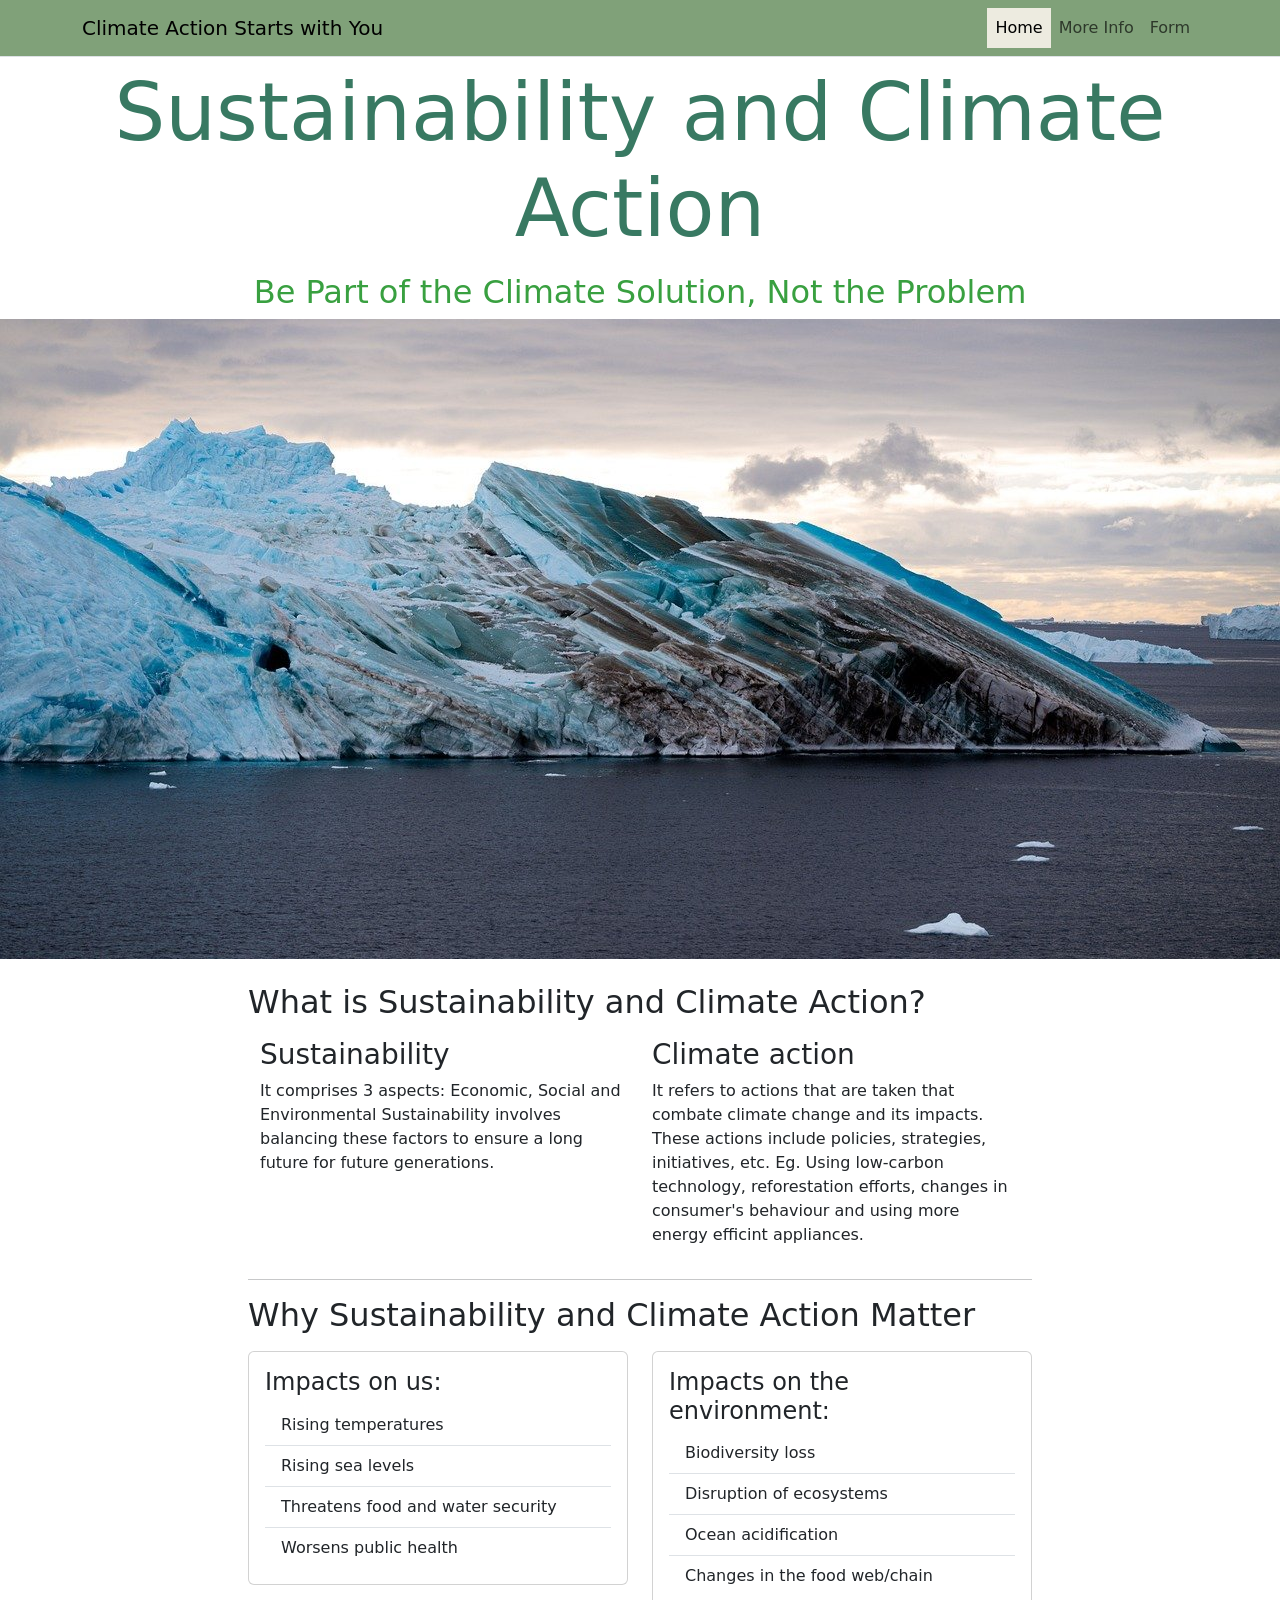
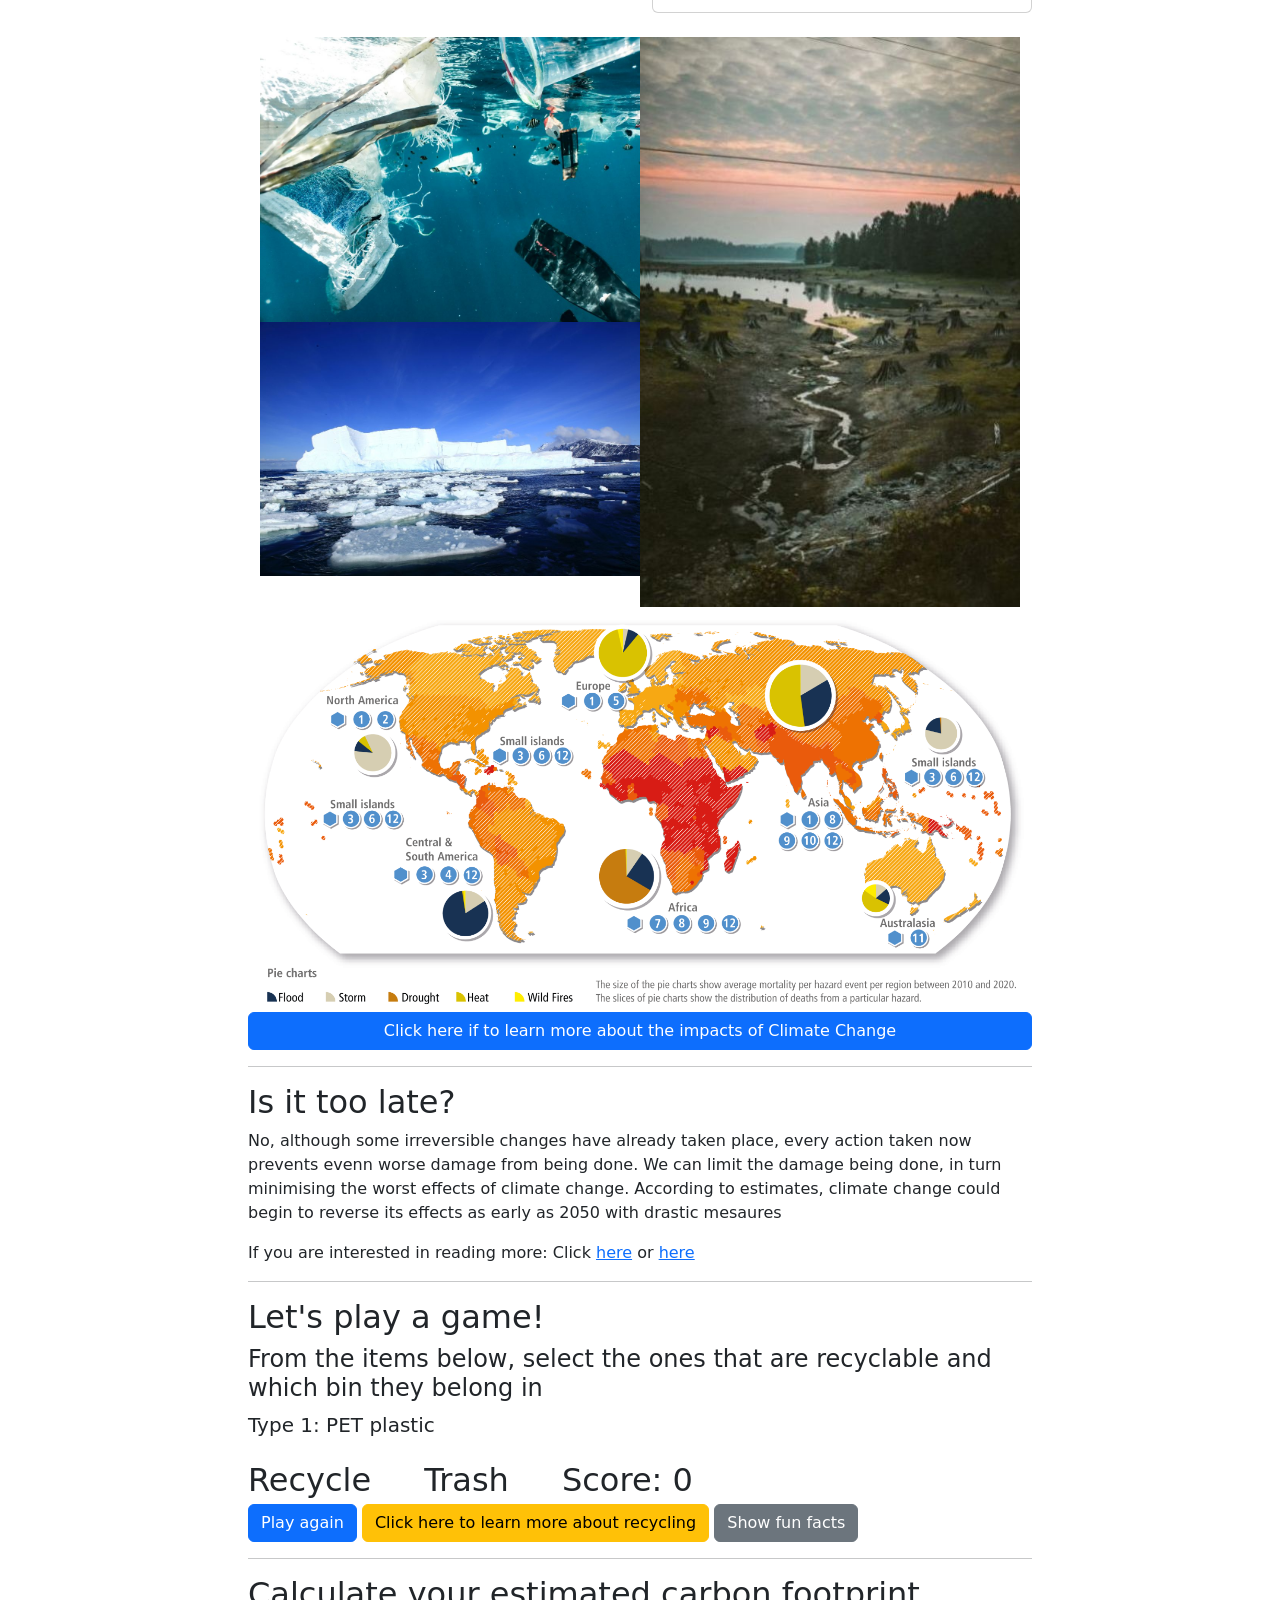
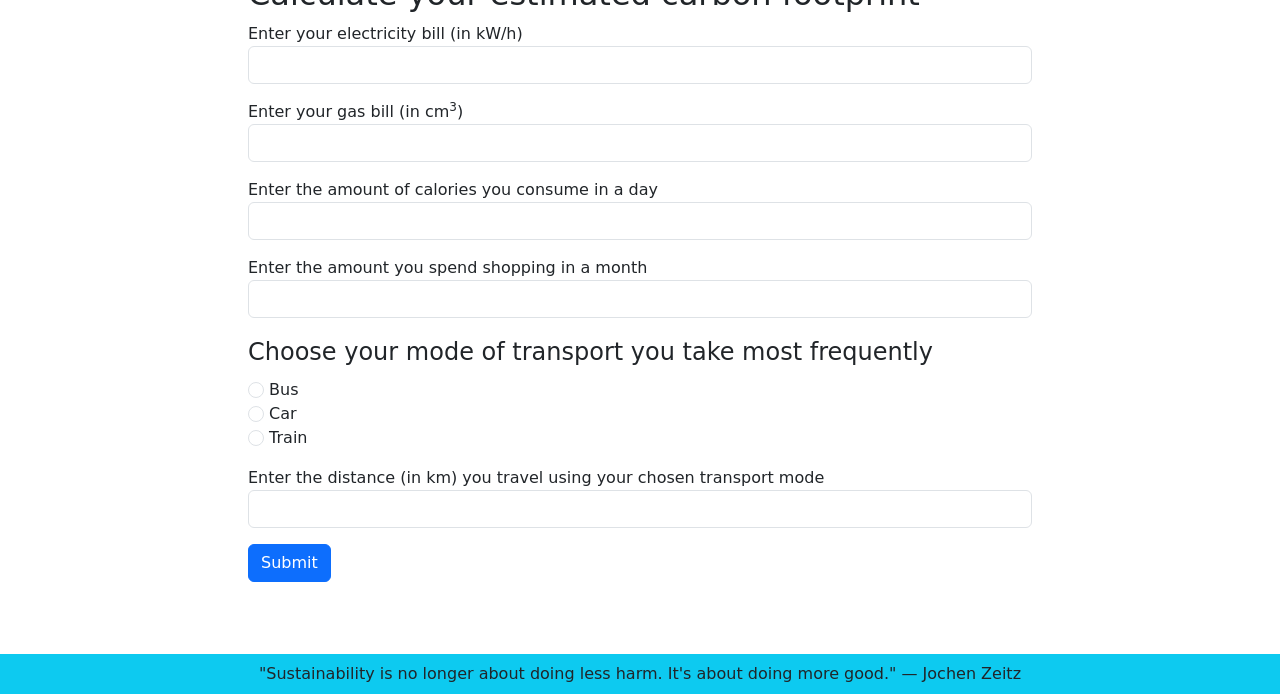
<file: html/index.html>
<!--Add accessibility features (aria labels, keyboard navigation)-->
<!--responsive layouts-->
<!--Look into Offcontent-->
<!--Javascript (Look in js folders)-->

<!DOCTYPE html>
<html lang="en">
<head>
    <meta charset="UTF-8">
    <meta name="viewport" content="width=device-width, initial-scale=1.0">
    <title>Home</title>
    <link href="https://cdn.jsdelivr.net/npm/bootstrap@5.3.7/dist/css/bootstrap.min.css" rel="stylesheet" integrity="sha384-LN+7fdVzj6u52u30Kp6M/trliBMCMKTyK833zpbD+pXdCLuTusPj697FH4R/5mcr" crossorigin="anonymous">
    <link rel="stylesheet" href="../css/styles.css">
    <link rel="stylesheet" href="../css/index.css">
    <script src="../js/script.js" defer></script>
</head>

<body id="home">
    <!--                                             Navbar                                                      -->
    <nav class="navbar navbar-expand-md navbar-light border-bottom" aria-label="Main site navigation">
        <div class="container">
            <a class="navbar-brand" href="#">Climate Action Starts with You</a> 

            <!-- Offcontent -->
            <div class="offcanvas offcanvas-start" tabindex="-1" id="offcanvas" aria-labelledby="offcanvas_navigation">
                <div class="offcanvas-header">
                    <h3 class="offcanvas-title" id="offcanvas_navigation">Navigation Menu</h3>
                    <button type="button" class="btn-close" data-bs-dismiss="offcanvas" aria-label="Close"></button>
                </div>
                <div class="offcanvas-body">
                    <ul class="navbar-nav ms-auto">
                        <li class="nav-item">
                            <a class="nav-link active" href="index.html">Home</a>
                        </li>
                        <li class="nav-item">
                            <a class="nav-link" href="info.html">More Info</a>
                        </li>
                        <li class="nav-item">
                            <a class="nav-link" href="form.html">Form</a>
                        </li>
                    </ul>
                </div>
            </div>

            <button class="navbar-toggler" type="button" data-bs-toggle="offcanvas" data-bs-target="#offcanvas">
                <span class="navbar-toggler-icon"></span>
            </button>
        </div>
    </nav>



    <h1 class="p-2 text-center" id="title">Sustainability and Climate Action</h1>
    <h2 class="text-center" id="subtitle">Be Part of the Climate Solution, Not the Problem</h2>

    <!--Source: https://pixabay.com/photos/iceberg-antarctica-ice-water-9729316/ by astize-->
    <img src="../images/iceberg_image_astize_FED.jpg" alt="Iceberg" class="w-100 mb-3" style="max-height: 40rem; object-fit: cover;">
    <main class="mx-xl-7 mx-lg-6 mx-sm-4 mx-1 p-2" id="main_content">    
        <!--                       Section  1: About Sustainability and Climate Action                               -->
        <section>
            <h2 class="mb-3">What is Sustainability and Climate Action?</h2>
            <div class="container">
                <div class="row">
                    <div class="col">
                        <h3>Sustainability</h3>
                        <p>
                            <!-- Placeholder content -->
                            It comprises 3 aspects: Economic, Social and Environmental
                            Sustainability involves balancing these factors to ensure a long future for future generations. 
                            
                        </p>
                    </div>
                    <div class="col">
                        <h3>Climate action</h3>
                        <p>
                            <!-- Placeholder content -->
                            It refers to actions that are taken that combate climate change and its impacts. 
                            These actions include policies, strategies, initiatives, etc. 
                            Eg. Using low-carbon technology, reforestation efforts, changes in consumer's behaviour and using more energy efficint appliances. 
                        </p>
                    </div>
                </div>
            </div>
            <hr>
        </section>
        
        <!--                    Section 2: Why Sustainability and Climate Action Matter                 -->
        <section>
            <h2 class="mb-3">Why Sustainability and Climate Action Matter</h2>
            <div class="row">
                <div class="col-md-6">
                    <div class="card">
                        <div class="card-body">
                            <h4 class="card-title">
                                Impacts on us:
                            </h4>
                            <ul class="list-group list-group-flush">
                                <li class="list-group-item">Rising temperatures</li>
                                <li class="list-group-item">Rising sea levels</li>
                                <li class="list-group-item">Threatens food and water security</li>
                                <li class="list-group-item">Worsens public health</li>
                            </ul>
                        </div>
                    </div>
                </div>
                <div class="col-md-6">
                    <div class="card">
                        <div class="card-body">
                            <h4 class="card-title">
                                Impacts on the environment:
                            </h4>
                            <ul class="list-group list-group-flush">
                                <li class="list-group-item">Biodiversity loss</li>
                                <li class="list-group-item">Disruption of ecosystems</li>
                                <li class="list-group-item">Ocean acidification</li>
                                <li class="list-group-item">Changes in the food web/chain</li>
                            </ul>
                        </div>
                    </div>
                </div>
            </div>
            <br>

            <div class="container">
                <div class="row g-0">
                    <div class="col">
                        <!-- Source: https://unsplash.com/photos/school-of-fish-in-water-BJUoZu0mpt0 by naja bertolt jensen-->
                        <img class="img-fluid" src="../images/ocean_pollution_image_naja_bertolt_jensen_FED.jpg" alt="Ocean Pollution">
                        <!--Source: https://unsplash.com/photos/ice-berg-on-body-of-water-TFSu8udP5dw by danting zhu-->
                        <img class="img-fluid" src="../images/melting_glaciers_image_danting_zhu_FED.jpg" alt="Melting Glaciers">
                    </div>
                    <div class="col">
                        <!-- Source: https://unsplash.com/photos/body-of-water-near-trees-during-daytime-Y4pW7n5FnsQ by Karsten Winegart-->
                        <img class="img-fluid" src="../images/deforestation_image_karsten_winegeart_FED.jpg" alt="Deforestation">
                    </div>
                </div>
            </div>

                <!-- Source: Figure 8.6 in Birkmann, J., E. Liwenga, R. Pandey, E. Boyd, R. Djalante, F. Gemenne, W. Leal Filho, P.F. Pinho, L. Stringer, and D. Wrathall, 2022: Poverty, Livelihoods and Sustainable Development. In: Climate Change 2022: Impacts, Adaptation and Vulnerability. Contribution of Working Group II to the Sixth Assessment Report of the Intergovernmental Panel on Climate Change [H.-O. Pörtner, D.C. Roberts, M. Tignor, E.S. Poloczanska, K. Mintenbeck, A. Alegría, M. Craig, S. Langsdorf, S. Löschke, V. Möller, A. Okem, B. Rama (eds.)]. Cambridge University Press, Cambridge, UK and New York, NY, USA, pp. 1171–1274, doi:10.1017/9781009325844.010.
                Link: https://www.ipcc.ch/report/ar6/wg2/figures/chapter-8/figure-8-006 -->
                <a target="_blank" href="https://www.ipcc.ch/report/ar6/wg2/figures/chapter-8/figure-8-006">
                    <img class="" src="../images/FED_CA2_map_climatechange_impacts_image.png" alt="map of climate change impacts">
                </a>
            
            <a href="info.html#why_it_matters" class="btn btn-primary w-100">Click here if to learn more about the impacts of Climate Change</a>
            
            <!--Image of stats or others-->
            <hr>
        </section>


        <!--                        Section 3: Is it too late                           -->
         <section>
            <h2>Is it too late?</h2>
            <p>
                No, although some irreversible changes have already taken place, every action taken now prevents evenn worse damage from being done. 
                We can limit the damage being done, in turn minimising the worst effects of climate change. 
                According to estimates, climate change could begin to reverse its effects as early as 2050 with drastic mesaures
            </p>       
            <p>
                <!-- target="_blank": loads the link in a new tab -->
                If you are interested in reading more: Click <a target="_blank" href="https://science.nasa.gov/climate-change/faq/is-it-too-late-to-prevent-climate-change/">here</a> or <a target="_blank" href="https://www.theecoexperts.co.uk/news/can-climate-change-be-reversed#:~:text=per%2Dcapita%20rates.-,When%20will%20climate%20change%20become%20reversible%3F,will%20become%20an%20unavoidable%20reality.">here</a>
            </p>
            <hr>
        </section>

        <!--                        Section 4: Game                                         -->
        <!-- Recycling game -->
        <section class="mb-3">
            <h2>Let's play a game!</h2>
            <h4>From the items below, select the ones that are recyclable and which bin they belong in</h4>
            <!-- Javascript used to change text of current item after dragged and dropped -->
            <!-- ondragstart: calls function dragStartHandler(e) when element is dragged -->
            <p draggable="true" class="fs-5" id="currentItem" ondragstart="dragStartHandler(event)">Type 1: PET plastic</p> <!--Did you know, PET is the most recycled plastic in the world! It is usually used for food and drink packaging. Eg. Plastic bottles-->

            <!-- ondragover: calls function dragOverHandler(e) when element is dragged over it -->
            <!-- ondrop: calls function dragDropHandler(e) when element is dropped on element-->
            <p class="d-inline me-5 fs-2" ondragover="dragOverHandler(event)" ondrop="dragDropHandler(event)" id="recycle">Recycle</p>
            <p class="d-inline me-5 fs-2" ondragover="dragOverHandler(event)" ondrop="dragDropHandler(event)" id="trash">Trash</p>
            <p class="d-inline fs-2">Score: <span id="score">0</span></p>

            <!-- Provides more info and whether answer is right or wrong -->
            <div class="modal fade" id="modal" tabindex="-1" aria-labelledby="modal_title">
                <div class="modal-dialog">
                    <div class="modal-content">
                        <div class="modal-header" id="modal_header">
                            <h5 class="modal-title" id="modal_title">Placeholder</h5>
                            <button class="btn-close" type="button" aria-label="Close" data-bs-dismiss="modal"></button>
                        </div>
                        <div class="modal-body" id="modal_text">
                        </div>
                    </div>
                </div>
            </div>
            <br>

            <button class="btn btn-primary" id="reset">Play again</button>
            <a class="btn btn-warning" href="https://www.nea.gov.sg/docs/default-source/our-services/waste-management/list-of-items-that-are-recyclable-and-not.pdf">Click here to learn more about recycling</a>
            <button class="btn btn-secondary" id="funFacts">Show fun facts</button>
            <ul id="hidden">
                <li>PET (polyethylene terephthalate) is the most recycled plastic in the world! It is usually used for food and drink packaging like plastic bottles</li>
                <li> HDPE (High-Density Polyethylene) is one of the easiest plastic polymers to recycle. It is used for grocery bags, milk jugs, recycling bins, agricultural pipe, playground equipment, lids, and shampoo bottles to name a few.</li>
                <li>PVC (Polyvinyl chloride) is hardly recycled and is used in building and construction to produce doors, window profiles and pipes.</li>
                <li>LDPE(Low-Density Polyethylene) is challenging to recycle but are Singapore's blue recycling bin's do accept it. It is used to make plastic bags, containers, dispensing bottles and plastic wraps.</li>
                <li>PP(Polypropylene) is hard and sturdy and is used to make tupperwares, car parts, food containers etc.</li>
                <li>PS(Polysterene) is not recyclable and is one of the most dangerous plastics to human health. It used to make plastic utensils, cups, plates, Styrofoam, packaging materials. </li>
                <li>Others(Eg. PLA, PC) care categorised as any plastic that does not fit into the other 6 categories. Baby milk bottles, reusable bottles, CDs, biodegradable packaging are often made of this type of plastic. </li>
            </ul>
            <hr>
        </section>

        <!--                        Section 5: Calculate cardobon footprint                     -->
        <section class="mb-5">
            <h2>Calculate your estimated carbon footprint</h2>
            <form id="form">
                <div class="form-group mb-3">
                    <label for="electricity_bills">Enter your electricity bill (in kW/h)</label>
                    <input class="form-control" type="number" name="electricity" id="electricity_bills">
                </div>
                <div class="form-group mb-3">
                    <label for="gas_bills">Enter your gas bill (in cm<sup>3</sup>)</label>
                    <input class="form-control" type="number" name="gas" id="gas_bills">
                </div>
                <div class="form-group mb-3">
                    <label for="calories">Enter the amount of calories you consume in a day</label>
                    <input class="form-control" id="calories" name="calories" type="number">
                </div>
                <div class="form-group mb-3">
                    <label for="shopping">Enter the amount you spend shopping in a month</label>
                    <input type="number" id="shopping" name="shopping" class="form-control">
                </div>
                
                <fieldset class="form-group mb-3">
                    <legend>Choose your mode of transport you take most frequently</legend>
                    <input class="form-check-input" type="radio" name="transport" id="bus" value="bus">
                    <label class="form-check-label" for="bus">Bus</label><br>
                    
                    <input class="form-check-input" type="radio" name="transport" id="car" value="car">
                    <label class="form-check-label" for="car">Car</label><br>
                    
                    <input class="form-check-input" type="radio" name="transport" id="train" value="train">
                    <label class="form-check-label" for="train">Train</label>
                </fieldset>
                
                <div class="form-group mb-3">
                    <label for="distance_travelled">Enter the distance (in km) you travel using your chosen transport mode</label>
                    <input type="number" name="distance_travelled" id="distance_travelled" class="form-control">
                </div>
                <button class="btn btn-primary mb-3" type="submit" id="submit">Submit</button>
            </form>
            <div id="carbonFootprint"></div>
        </section>

    </main>
    <!-- social media icons + message + links -->
    <footer class="bg-info p-2 text-center" id="footer">
        
    </footer>

    <script src="https://cdn.jsdelivr.net/npm/bootstrap@5.3.7/dist/js/bootstrap.bundle.min.js" integrity="sha384-ndDqU0Gzau9qJ1lfW4pNLlhNTkCfHzAVBReH9diLvGRem5+R9g2FzA8ZGN954O5Q" crossorigin="anonymous"></script>
</body>
</html>
</file>
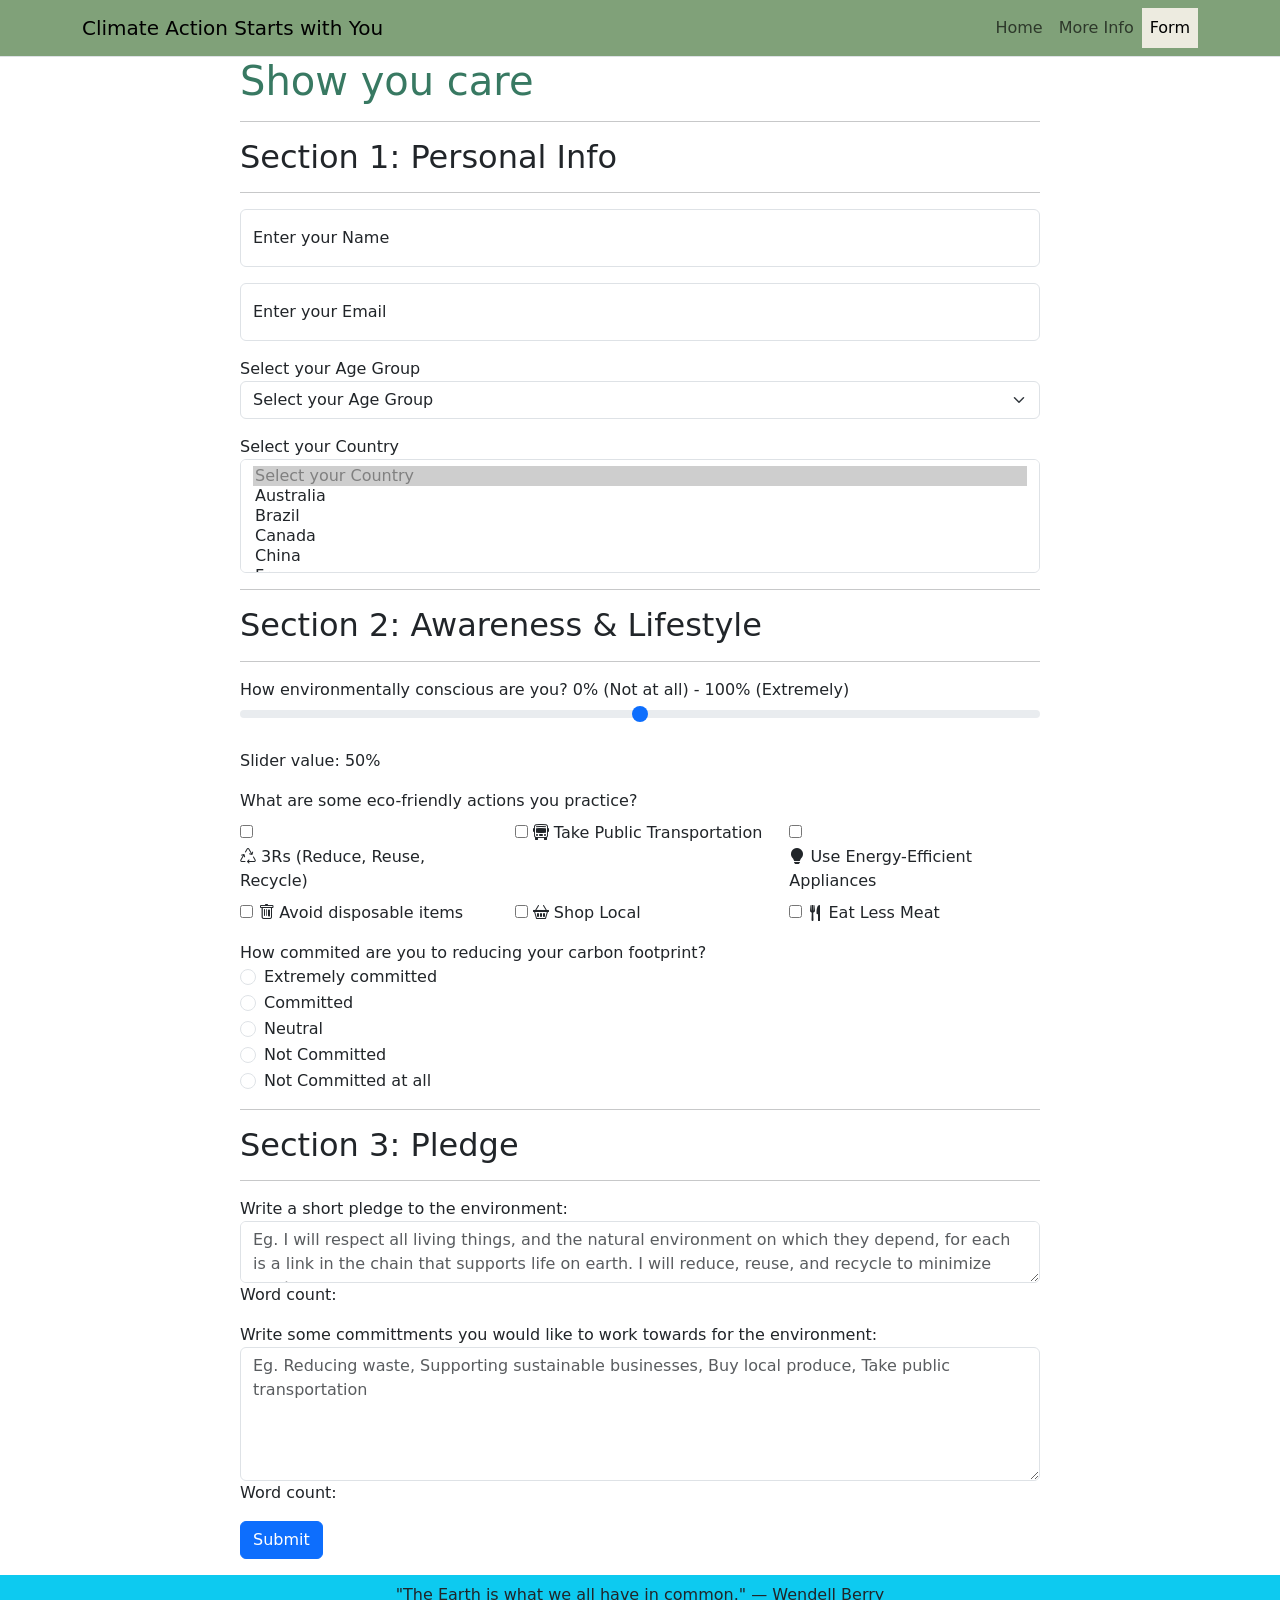
<file: html/form.html>
<!--Add modal maybe add the form-->

<!--Share option-->
<!-- consent check-->
<!-- pledge wall -->
 <!-- Filter -->

<!DOCTYPE html>
<html lang="en">
<head>
    <meta charset="UTF-8">
    <meta name="viewport" content="width=device-width, initial-scale=1.0">
    <title>Form</title>
    <link href="https://cdn.jsdelivr.net/npm/bootstrap@5.3.7/dist/css/bootstrap.min.css" rel="stylesheet" integrity="sha384-LN+7fdVzj6u52u30Kp6M/trliBMCMKTyK833zpbD+pXdCLuTusPj697FH4R/5mcr" crossorigin="anonymous">
    <link href="https://cdn.jsdelivr.net/npm/bootstrap-icons@1.11.3/font/bootstrap-icons.css" rel="stylesheet">
    <link rel="stylesheet" href="../css/styles.css">
    <script src="../js/script.js" defer></script>
</head>
<body id="myForm">
    <!--                                             Navbar                                                      -->
    <nav class="navbar navbar-expand-md navbar-light border-bottom" aria-label="Main site navigation">
        <div class="container">
            <a class="navbar-brand" href="#">Climate Action Starts with You</a> 

            <!-- Offcontent -->
            <div class="offcanvas offcanvas-start" tabindex="-1" id="offcanvas" aria-labelledby="offcanvas_navigation">
                <div class="offcanvas-header">
                    <h3 class="offcanvas-title" id="offcanvas_navigation">Navigation Menu</h3>
                    <button type="button" class="btn-close" data-bs-dismiss="offcanvas" aria-label="Close"></button>
                </div>
                <div class="offcanvas-body">
                    <ul class="navbar-nav ms-auto">
                        <li class="nav-item">
                            <a class="nav-link" href="index.html">Home</a>
                        </li>
                        <li class="nav-item">
                            <a class="nav-link" href="info.html">More Info</a>
                        </li>
                        <li class="nav-item">
                            <a class="nav-link active" href="form.html">Form</a>
                        </li>
                    </ul>
                </div>
            </div>

            <button class="navbar-toggler" type="button" data-bs-toggle="offcanvas" data-bs-target="#offcanvas">
                <span class="navbar-toggler-icon"></span>
            </button>
        </div>
    </nav>

    <div class="mx-xl-7 mx-lg-6 mx-sm-4 mx-1">
        <h1>Show you care</h1>
        <div id="progress_bar"></div>
        <form id="form">
        <!--                                        Section 1: Personal Info                                         -->
            <section id="personal_info">
                <hr>
                <h2>Section 1: Personal Info</h2>
                <hr>
                <!-- Input type: Text-->
                <div class="form-floating mb-3">
                    <input class="form-control" id="name" type="text" placeholder="Enter your Name" required aria-required="true">
                    <label for="name">Enter your Name</label>
                </div>
                <!-- Input type: Email-->
                <div class="form-floating mb-3">
                    <input class="form-control" id="email" type="email" placeholder="Enter your Email" required aria-required="true">
                    <label for="email">Enter your Email</label>
                </div>

                <!-- Input Type: Select (Dropdown)-->    
                <div class="form-group mb-3">
                    <label for="age">Select your Age Group</label>
                    <select class="form-select" name="age" id="age" required aria-required="true">
                        <option value="" disabled selected>Select your Age Group</option>
                        <option value="under18">Under 18</option>
                        <option value="18-24">18 - 24</option>
                        <option value="25-34">25 - 34</option>
                        <option value="35-44">35 - 44</option>
                        <option value="45-54">45 - 54</option>
                        <option value="55-64">55 - 64</option>
                        <option value="over65">65 and over</option>
                    </select>
                </div>

                <!--country-->
                <div class="form-group mb-3">
                    <label for="country">Select your Country</label>
                    <select class="form-select" name="country" id="country" size="5" required aria-required="true">
                        <option value="" disabled selected>Select your Country</option>
                        <option value="Australia">Australia</option>
                        <option value="Brazil">Brazil</option>
                        <option value="Canada">Canada</option>
                        <option value="China">China</option>
                        <option value="France">France</option>
                        <option value="Germany">Germany</option>
                        <option value="India">India</option>
                        <option value="Indonesia">Indonesia</option>
                        <option value="Italy">Italy</option>
                        <option value="Japan">Japan</option>
                        <option value="Mexico">Mexico</option>
                        <option value="Malaysia">Malaysia</option>
                        <option value="Nigeria">Nigeria</option>
                        <option value="Russia">Russia</option>
                        <option value="Singapore">Singapore</option>
                        <option value="South Africa">South Africa</option>
                        <option value="South Korea">South Korea</option>
                        <option value="Spain">Spain</option>
                        <option value="Sweden">Sweden</option>
                        <option value="Switzerland">Switzerland</option>
                        <option value="Turkey">Turkey</option>
                        <option value="United Arab Emirates">United Arab Emirates</option>
                        <option value="United Kingdom">United Kingdom</option>
                        <option value="United States">United States</option>
                        <option value="Others">Others</option>
                    </select>
                </div>
            </section>
            <hr>

        <!--                                  Section 2: Awareness & Lifestyle                                       -->
            <section id="awareness_and_lifestyle">
                <h2>Section 2: Awareness & Lifestyle</h2>
                <hr>
                <!-- Input type: Range slider -->
                 <!-- NOTE: add js to get  the current range number-->
                <div class="form-group mb-3">
                    <label for="slider">How environmentally conscious are you? 0% (Not at all) - 100% (Extremely)</label>
                    <input type="range" class="form-range" id="slider" name="slider" min="0" max="100">
                </div>
                <p>Slider value: <span id="slider_value"></span>%</p>
                <!-- Input type: Checkbox-->
                <!-- Add checkboxes with a list of eco-friendly actions to choose from -->
                <!-- Could add icons-->
                <div class="form-group mb-3">
                    <label class="mb-2"> What are some eco-friendly actions you practice? </label>
                    <div class="row mb-2">
                        <div class="col-md-4">
                            <input type="checkbox" id="reduce_reuse_recycle" value="reduce, reuse and recycle" required aria-required="true">
                            <label for="reduce_reuse_recycle"><i class="bi bi-recycle"></i> 3Rs (Reduce, Reuse, Recycle)</label>
                        </div>
                        <div class="col-md-4">
                            <input type="checkbox" id="public_transport" value="take public transport">
                            <label for="public_transport"><i class="bi bi-bus-front"></i> Take Public Transportation</label>
                        </div>
                        <div class="col-md-4">
                            <input type="checkbox" id="energy_efficient_appliances" value="use energy efficient appliances">
                            <label for="energy_efficient_appliances"><i class="bi bi-lightbulb-fill"></i> Use Energy-Efficient Appliances</label>
                        </div>
                    </div>
                    <div class="row">
                        <div class="col-md-4">
                            <input type="checkbox" id="avoid_disposable_items" value="avoid disposable items" required aria-required="true">
                            <label for="avoid_disposable_items"><i class="bi bi-trash"></i> Avoid disposable items</label>
                        </div>
                        <div class="col-md-4">
                            <input type="checkbox" id="shop_local" value="shop local">
                            <label for="shop_local"><i class="bi bi-basket2"></i> Shop Local</label>
                        </div>
                        <div class="col-md-4">
                            <input type="checkbox" id="eat_less_meat" value="eat less meat">
                            <label for="eat_less_meat">
                                <svg xmlns="http://www.w3.org/2000/svg" width="16" height="16" fill="currentColor" class="bi bi-fork-knife" viewBox="0 0 16 16">
                                    <path d="M13 .5c0-.276-.226-.506-.498-.465-1.703.257-2.94 2.012-3 8.462a.5.5 0 0 0 .498.5c.56.01 1 .13 1 1.003v5.5a.5.5 0 0 0 .5.5h1a.5.5 0 0 0 .5-.5zM4.25 0a.25.25 0 0 1 .25.25v5.122a.128.128 0 0 0 .256.006l.233-5.14A.25.25 0 0 1 5.24 0h.522a.25.25 0 0 1 .25.238l.233 5.14a.128.128 0 0 0 .256-.006V.25A.25.25 0 0 1 6.75 0h.29a.5.5 0 0 1 .498.458l.423 5.07a1.69 1.69 0 0 1-1.059 1.711l-.053.022a.92.92 0 0 0-.58.884L6.47 15a.971.971 0 1 1-1.942 0l.202-6.855a.92.92 0 0 0-.58-.884l-.053-.022a1.69 1.69 0 0 1-1.059-1.712L3.462.458A.5.5 0 0 1 3.96 0z"/>
                                </svg> Eat Less Meat</label>
                        </div>
                    </div>
                </div>
                
                <!-- Input type: Radio buttons: -->
                <div class="form-group mb-3">
                    <label>How commited are you to reducing your carbon footprint? </label>
                    <div class="form-check">
                        <input type="radio" class="form-check-input" name="commitmentLevel" id="extremely_committed" value="extremely committed" required aria-required="true">
                        <label for="extremely_committed" class="form-check-label">Extremely committed</label>
                    </div>

                    <div class="form-check">
                        <input type="radio" class="form-check-input" name="commitmentLevel" id="committed" value="committed">
                        <label for="committed" class="form-check-label">Committed</label>
                    </div>

                    <div class="form-check">
                        <input type="radio" class="form-check-input" name="commitmentLevel" id="neutral" value="neutral">
                        <label for="neutral" class="form-check-label">Neutral</label>
                    </div>

                    <div class="form-check">
                        <input type="radio" class="form-check-input" name="commitmentLevel" id="not_committed" value="not committed">
                        <label for="not_committed" class="form-check-label">Not Committed</label>
                    </div>

                    <div class="form-check">
                        <input type="radio" class="form-check-input" name="commitmentLevel" id="not_committed_at_all" value="not committed at all">
                        <label for="not_committed_at_all" class="form-check-label">Not Committed at all</label>
                    </div>
                </div>
                
            </section>
            <hr>
            <!--                                            Section 3: Pledge                                            -->
            <section>
                <h2>Section 3: Pledge</h2>
                <hr>
                <!-- Maybe add examples -->
                
                <!-- Input type: Text area -->
                <div class="form-group mb-3">
                    <label for="pledge">Write a short pledge to the environment: </label>
                    <!-- Source: https://www.nepa.gov.jm/sites/default/files/2019-12/environmental_pledge.pdf -->
                    <textarea name="pledge" id="pledge" class="form-control" placeholder="Eg. I will respect all living things, and the natural environment on which they depend, for each is a link in the chain that supports life on earth. I will reduce, reuse, and recycle to minimize waste." required></textarea>
                    <div>Word count: <span id="word_count_1"></span></div>
                </div>

                <!-- Input type: Text-area -->
                <div class="form-group mb-3">
                    <label for="committments">Write some committments you would like to work towards for the environment:</label>
                    <textarea name="committments" id="committments" class="form-control" placeholder="Eg. Reducing waste, Supporting sustainable businesses, Buy local produce, Take public transportation" rows="5" required></textarea>
                    <div>Word count: <span id="word_count_2"></span></div>
                </div>
            </section>
            
            <button class="btn btn-primary mb-3" type="submit" id="submit">Submit</button>
        </form>
    </div>

    <!-- Maybe can display text with commitments -->
    <!-- Display confirmation message -->
    <!-- A pledge wall if possible -->
    <!-- Maybe a counter that counts number of forms submitted with animation for effect -->
    <div class="modal fade" id="modal" tabindex="-1">
        <div class="modal-dialog">
            <div class="modal-content">
                <div class="modal-header">
                    <h5 class="modal-title" id="modal_title">Placeholder</h5>
                    <button class="btn-close" type="button" aria-label="Close" data-bs-dismiss="modal"></button>
                </div>
                <div class="modal-body" id="modal_text">
                </div>
            </div>
        </div>
    </div>

    <div class="mx-xl-7 mx-lg-6 mx-sm-4 mx-1" id="output"></div>

    <footer class="bg-info p-2 text-center" id="footer">
    </footer>

    <script src="https://cdn.jsdelivr.net/npm/bootstrap@5.3.7/dist/js/bootstrap.bundle.min.js" integrity="sha384-ndDqU0Gzau9qJ1lfW4pNLlhNTkCfHzAVBReH9diLvGRem5+R9g2FzA8ZGN954O5Q" crossorigin="anonymous"></script>
</body>
</html>
</file>
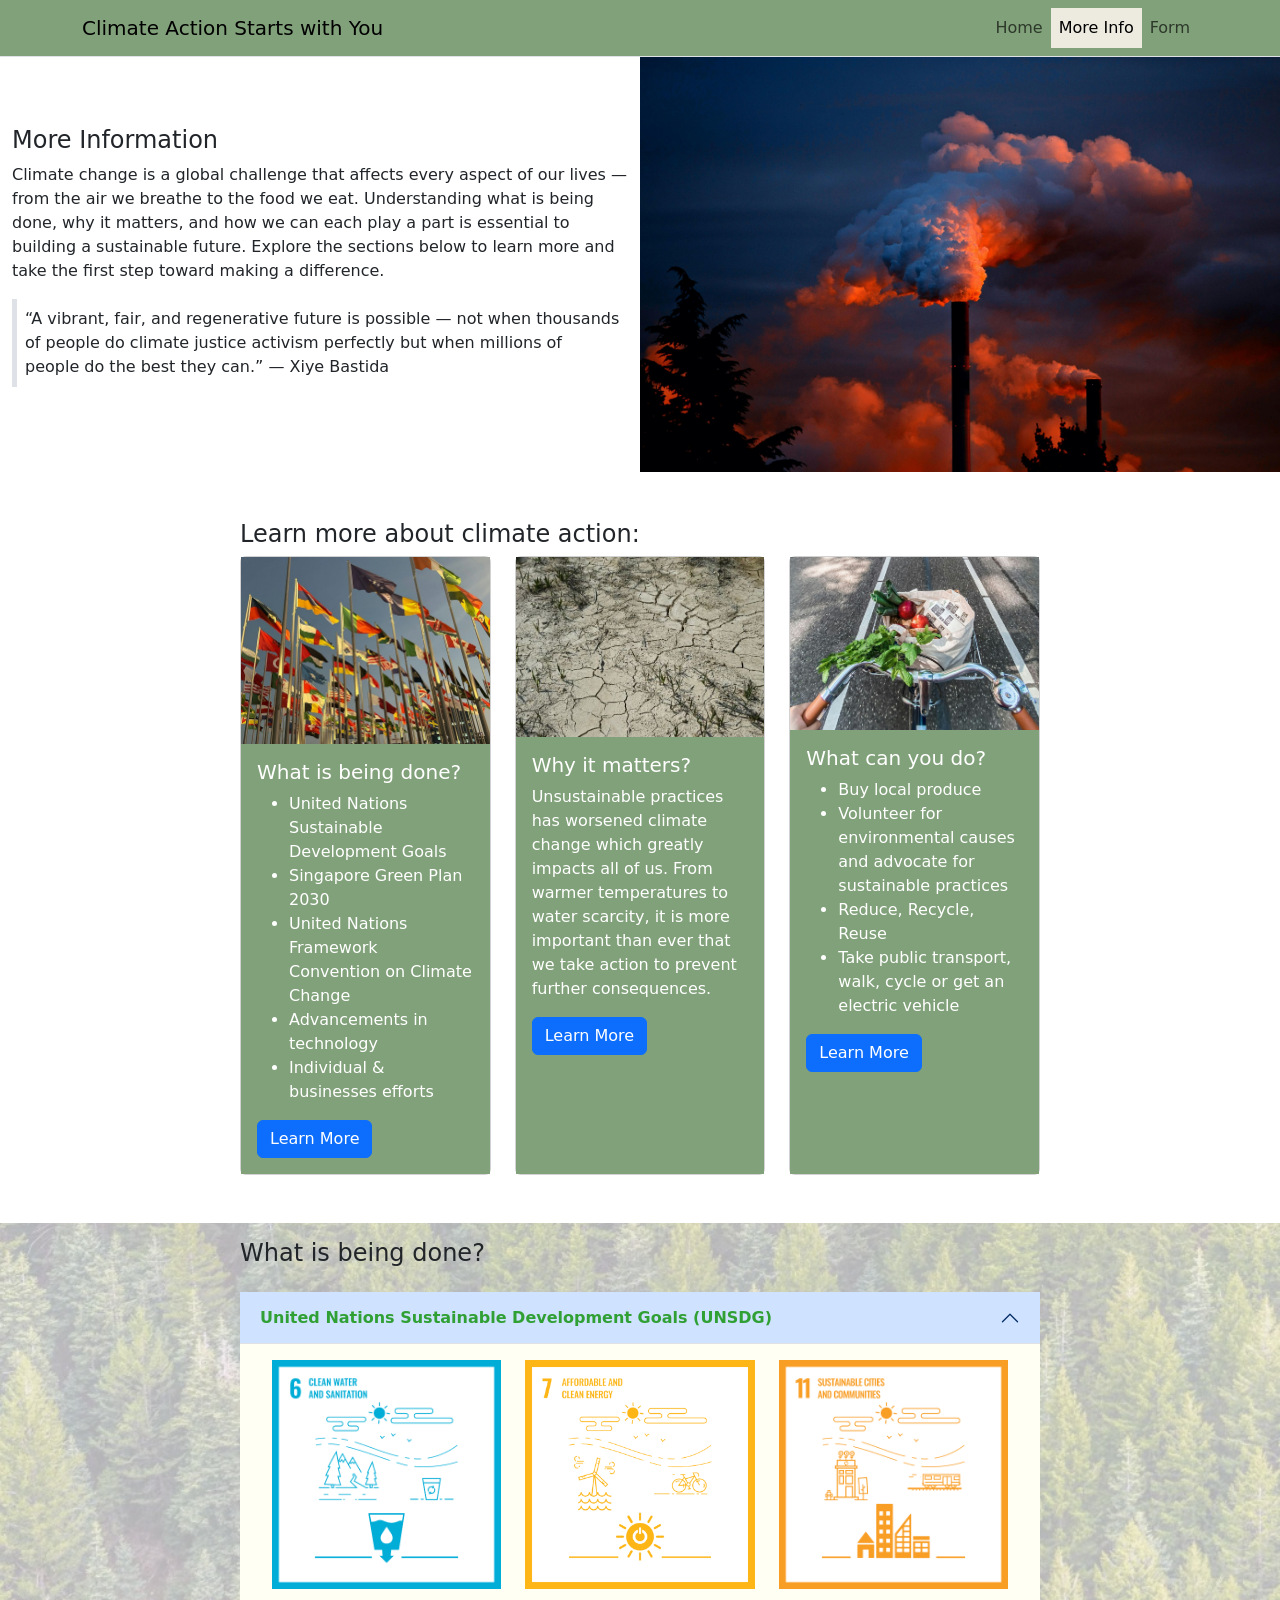
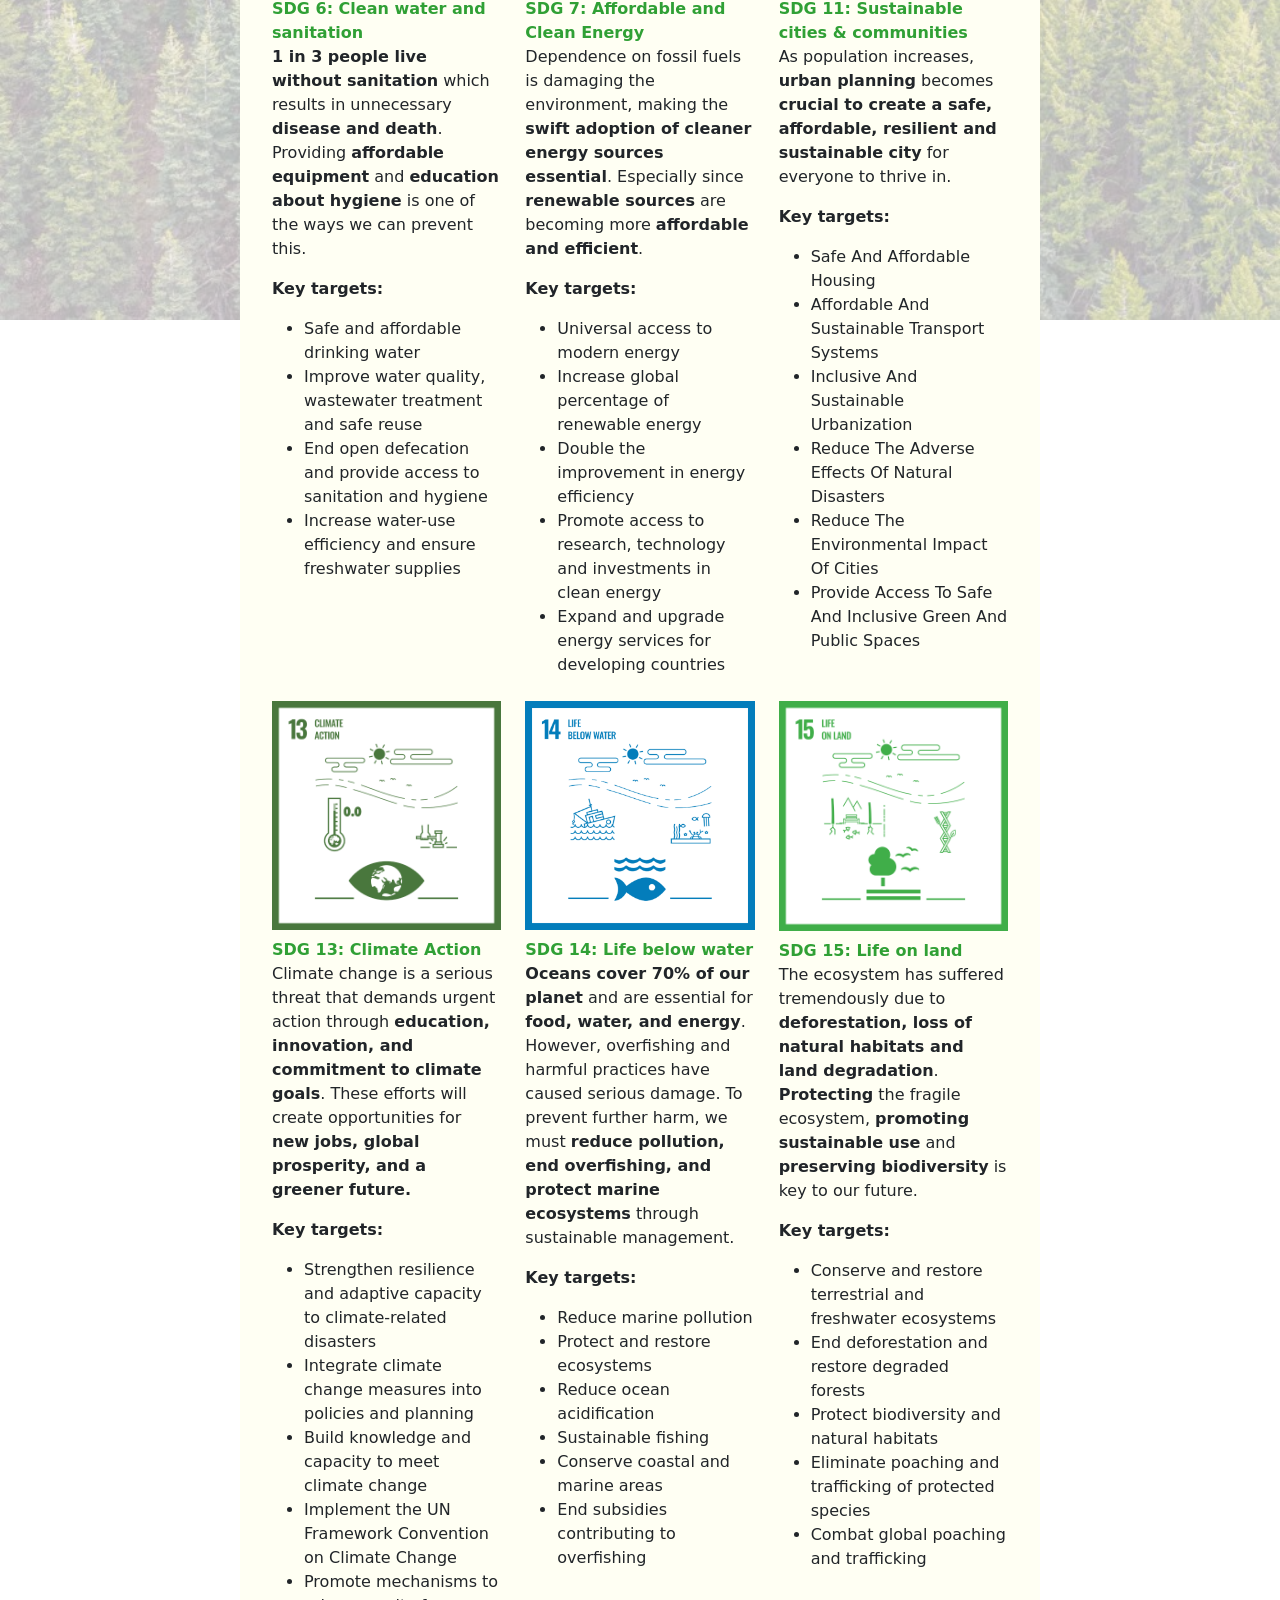
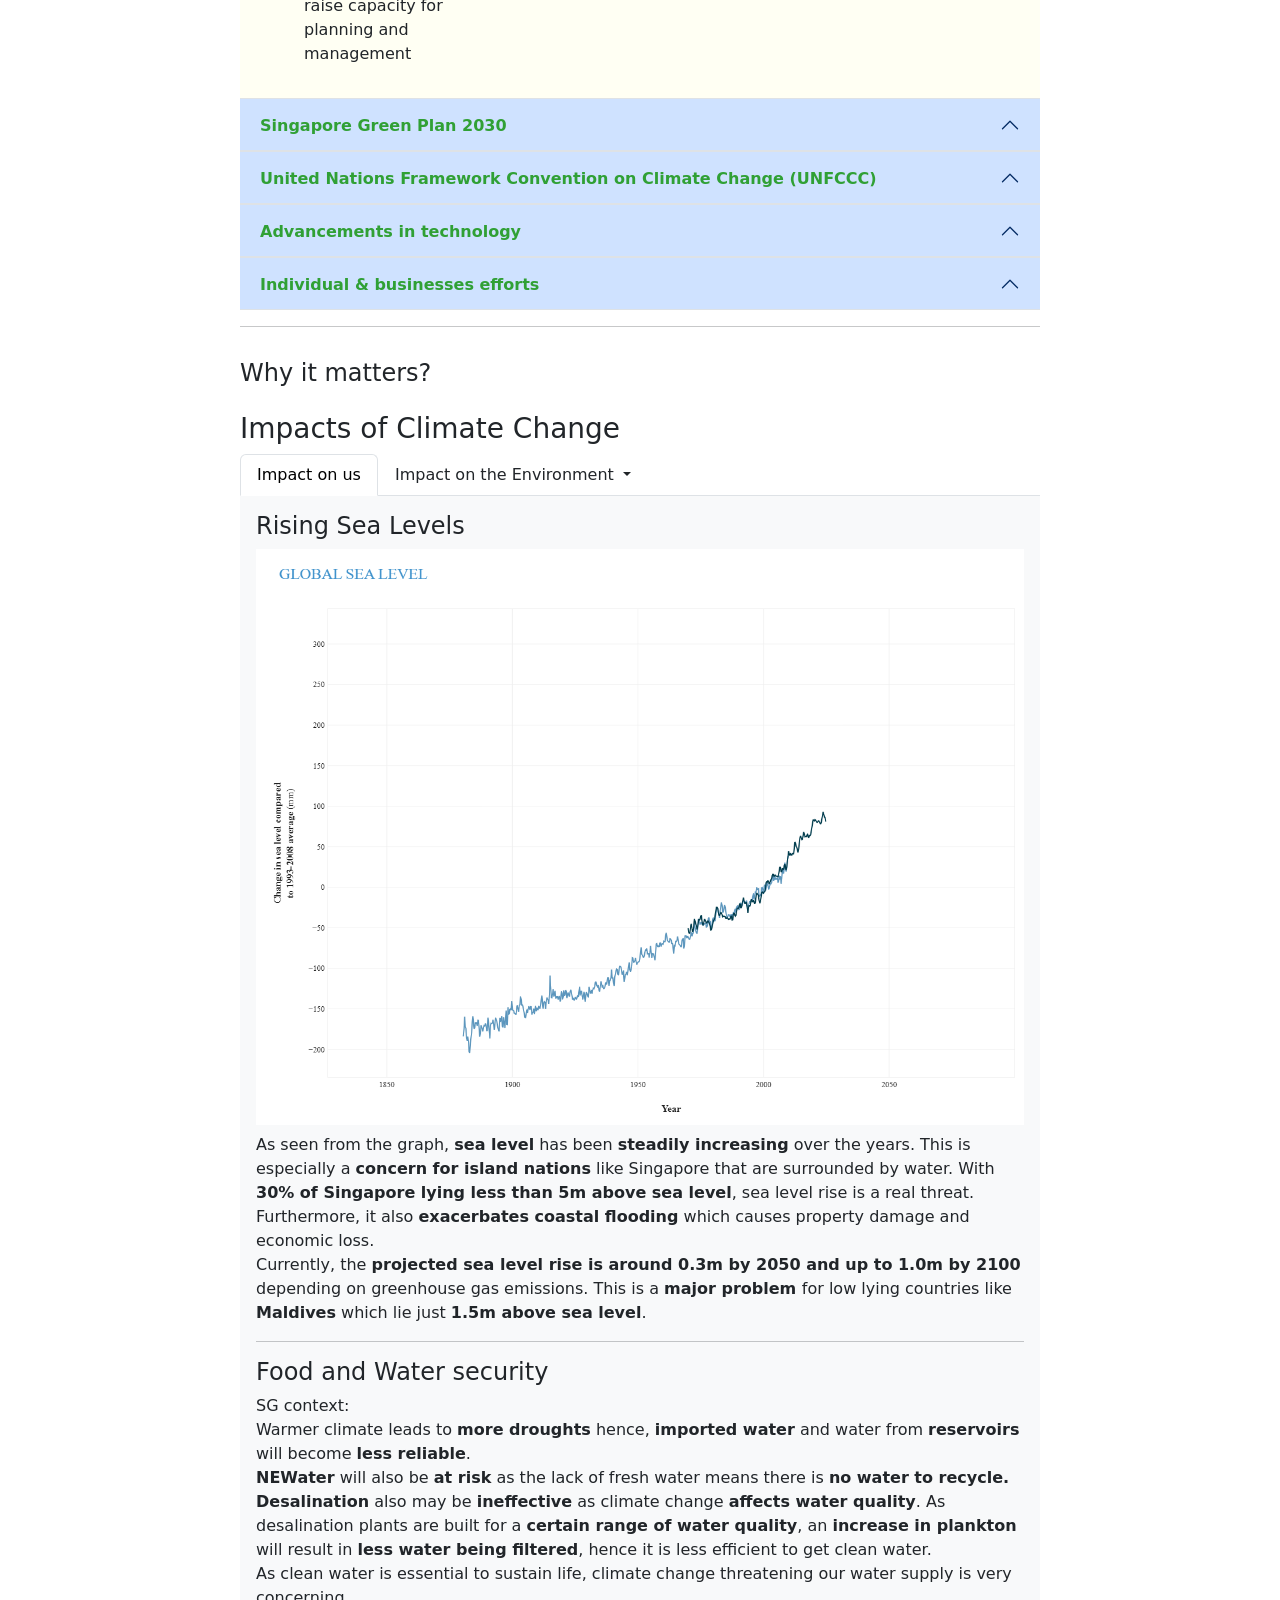
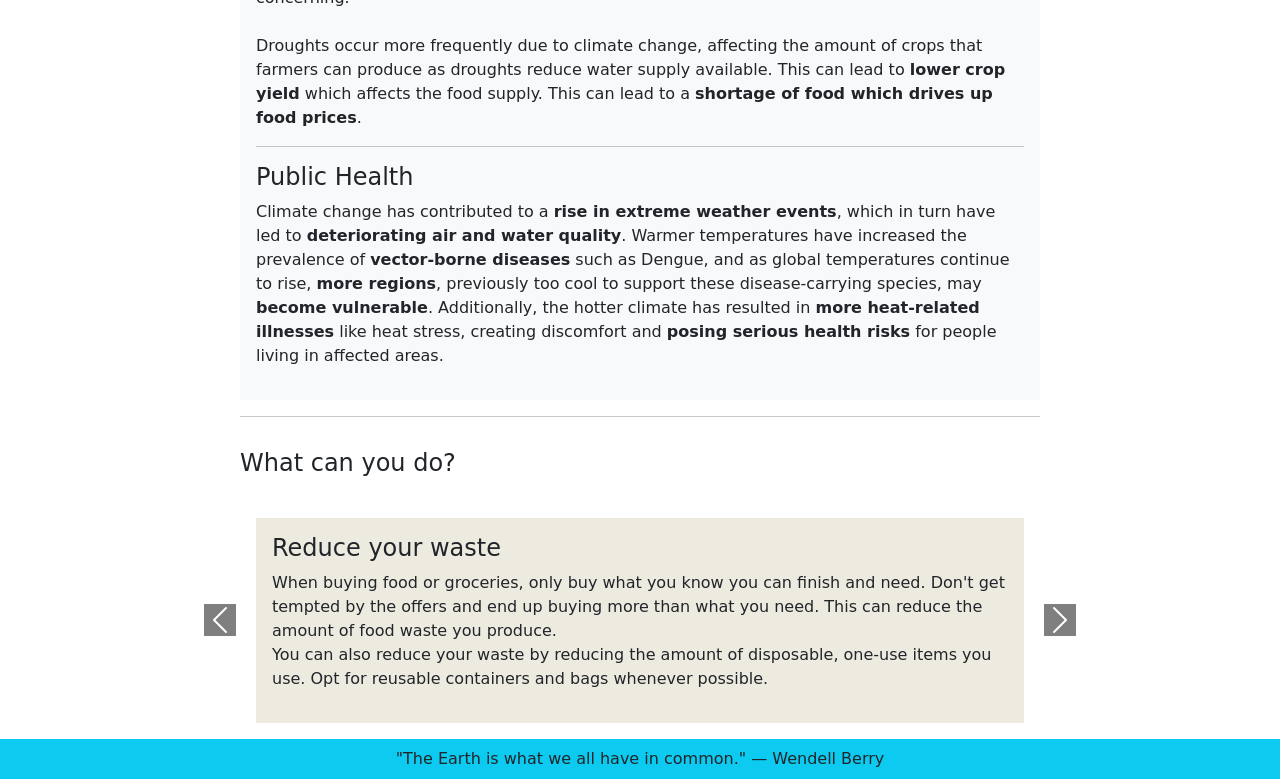
<file: html/info.html>
<!DOCTYPE html>
<html lang="en">
<head>
    <meta charset="UTF-8">
    <meta name="viewport" content="width=device-width, initial-scale=1.0">
    <title>Info</title>
    <link href="https://cdn.jsdelivr.net/npm/bootstrap@5.3.7/dist/css/bootstrap.min.css" rel="stylesheet" integrity="sha384-LN+7fdVzj6u52u30Kp6M/trliBMCMKTyK833zpbD+pXdCLuTusPj697FH4R/5mcr" crossorigin="anonymous">
    <link rel="stylesheet" href="../css/styles.css">
    <link rel="stylesheet" href="../css/info.css">
    <script src="../js/script.js" defer></script>
</head>
<body>
    <!--                                             Navbar                                                      -->
    <nav class="navbar navbar-expand-md navbar-light border-bottom" aria-label="Main site navigation">
        <div class="container">
            <a class="navbar-brand" href="#">Climate Action Starts with You</a> 

            <!-- Offcontent -->
            <div class="offcanvas offcanvas-start" tabindex="-1" id="offcanvas" aria-labelledby="offcanvas_navigation">
                <div class="offcanvas-header">
                    <h3 class="offcanvas-title" id="offcanvas_navigation">Navigation Menu</h3>
                    <button type="button" class="btn-close" data-bs-dismiss="offcanvas" aria-label="Close"></button>
                </div>
                <div class="offcanvas-body">
                    <ul class="navbar-nav ms-auto">
                        <li class="nav-item">
                            <a class="nav-link" href="index.html">Home</a>
                        </li>
                        <li class="nav-item">
                            <a class="nav-link active" href="info.html">More Info</a>
                        </li>
                        <li class="nav-item">
                            <a class="nav-link" href="form.html">Form</a>
                        </li>
                    </ul>
                </div>
            </div>

            <button class="navbar-toggler" type="button" data-bs-toggle="offcanvas" data-bs-target="#offcanvas">
                <span class="navbar-toggler-icon"></span>
            </button>
        </div>
    </nav>

    <!--                                            Header                                                          -->
    <header>
        <div class="container-fluid mb-5">
            <div class="row align-items-center">
                <div class="col-12 col-md-6">
                    <h2>More Information</h2>
                    <p>    
                        Climate change is a global challenge that affects every aspect of our lives — from the air we breathe to the food we eat. Understanding what is being done, why it matters, and how we can each play a part is essential to building a sustainable future. Explore the sections below to learn more and take the first step toward making a difference.
                    </p>
                    <blockquote class="border-start border-5 p-2">
                        “A vibrant, fair, and regenerative future is possible — not when thousands of people do climate justice activism perfectly but when millions of people do the best they can.” — Xiye Bastida
                    </blockquote>
                </div>
                <div class="col-12 col-md-6 p-0">
                    <!--Source: https://www.pexels.com/photo/smoke-coming-out-of-factory-pipes-60575/ by Pixabay-->
                    <img class="img-fluid" src="../images/air_pollution_image_pixabay_FED.jpg" alt="Air pollution">
                </div>
            </div>
        </div>  
    </header>

<!--                                             Cards                                                       -->

    <main>
    <!--                                          Section 1: Introduction                                          -->
        <section>
        <div class="mx-xl-7 mx-lg-6 mx-sm-4 mx-1">
            <h2>Learn more about climate action: </h2>
            <div class="row mb-5">
                <div class="col-md-4">
                    <div class="card h-100">
                        <!--https://unsplash.com/photos/a-group-of-flags-5HtcxDbZG7o by Masarath Alkhaili-->
                        <img src="../images/flags_flying_image_masarath_alkhaili_FED.jpg" alt="Flags">
                        <div class="card-body">
                            <h5 class="card-title">What is being done?</h5>
                            <ul class="card-text">
                                <li>United Nations Sustainable Development Goals</li>
                                <li>Singapore Green Plan 2030</li>
                                <li>United Nations Framework Convention on Climate Change</li>
                                <!--Carbon capture and storage technology, nuclear energy, agriculture research, material science-->
                                <li>Advancements in technology</li>
                                <li>Individual & businesses efforts</li>
                            </ul>
                            <a href="#what_is_being_done" class="btn btn-primary">Learn More</a>
                        </div>
                    </div>
                </div>
                <div class="col-md-4">
                    <div class="card h-100">
                        <!--https://www.pexels.com/photo/dying-plants-on-the-dried-soil-11707609/ by Engin Akyurt-->
                        <img src="../images/droughts_image_Engin_Akyurt_FED.jpg" alt="Drought">
                        <div class="card-body">
                            <h5 class="card-title">Why it matters?</h5>
                            <p class="card-text">
                                Unsustainable practices has worsened climate change which greatly impacts all of us. From warmer temperatures to water scarcity, it is more important than ever that we take action to prevent further consequences. 
                            </p>
                            <a href="#why_it_matters" class="btn btn-primary">Learn More</a>
                        </div>
                    </div>
                </div>

                <div class="col-md-4">
                    <div class="card h-100">
                        <!--https://unsplash.com/photos/red-roses-in-brown-cardboard-box-on-bicycle-6WrKKQcEnXk by Boxed Water Is Better-->
                        <img src="../images/sustainable_living_image_boxed_water_is_better_FED.jpg" alt="Sustainable living">
                        <div class="card-body">
                            <h5 class="card-title">What can you do?</h5>
                            <ul class="card-text">
                                <li>Buy local produce</li>
                                <li>Volunteer for environmental causes and advocate for sustainable practices</li>
                                <li>Reduce, Recycle, Reuse</li>
                                <li>Take public transport, walk, cycle or get an electric vehicle </li>
                            </ul>
                            <a href="#what_can_you_do" class="btn btn-primary">Learn More</a>
                        </div>
                    </div>
                </div>
            </div>
        </div>
        </section>


        <div id="background">   
            <div class="mx-xl-7 mx-lg-6 mx-sm-4 mx-1">
    <!--                                          Section 2: What is being done                                    -->

                <section>
                        <h2 class="py-3" id="what_is_being_done">What is being done?</h2>
            
            <!--                                    Accordion                                         -->
                    <div class="accordion accordion-flush" id="accordion_whatIsBeingDone">
                        <div class="accordion-item">
                            <h3 class="accordion-header">
                                <button class="accordion-button" type="button" data-bs-toggle="collapse" data-bs-target="#accordion_item1" aria-expanded="true" aria-controls="accordion_item1">
                                    <strong class="green_text">United Nations Sustainable Development Goals (UNSDG)</strong>
                                </button>
                            </h3>
                            <div id="accordion_item1" class="accordion-collapse collapse show" data-bs-parent="#accordion_whatIsBeingDone">
                                <div class="accordion-body">
                                    <!-- Content -->
                                    <!-- Source for SDG icons: https://www.un.org/sustainabledevelopment/news/communications-material/ -->
                                    <!-- Source for content: https://sdgs.un.org/goals-->
                                    <div class="container">
                                        <div class="row mb-2">   
                                            <div class="col-md-4">
                                                <p>
                                                    <img src="../images/SDG_6_gif_FED.gif" alt="SDG 6 icon" class="img-fluid mb-2">
                                                    <strong class="green_text">SDG 6: Clean water and sanitation</strong><br>
                                                    <strong>1 in 3 people live without sanitation</strong> which results in unnecessary <strong>disease and death</strong>. 
                                                    Providing <strong>affordable equipment</strong> and <strong>education about hygiene</strong> is one of the ways we can prevent this. 
                                                </p>
                                                <p><strong>Key targets: </strong></p>
                                                <ul>
                                                    <li>Safe and affordable drinking water</li>
                                                    <li>Improve water quality, wastewater treatment and safe reuse</li>
                                                    <li>End open defecation and provide access to sanitation and hygiene</li>
                                                    <li>Increase water-use efficiency and ensure freshwater supplies</li>
                                                </ul>
                                                
                                            </div>

                                            <div class="col-md-4">
                                                <p>
                                                    <img src="../images/SDG_7_gif_FED.gif" alt="SDG 7 icon" class="img-fluid mb-2"><br>
                                                    <strong class="green_text">SDG 7: Affordable and Clean Energy</strong><br>
                                                    Dependence on fossil fuels is damaging the environment, making the <strong>swift adoption of cleaner energy sources essential</strong>. Especially since <strong>renewable sources</strong> are becoming more <strong>affordable and efficient</strong>. 
                                                </p>
                                                <p><strong>Key targets: </strong></p>
                                                <ul>
                                                    <li>Universal access to modern energy</li>
                                                    <li>Increase global percentage of renewable energy</li>
                                                    <li>Double the improvement in energy efficiency</li>
                                                    <li>Promote access to research, technology and investments in clean energy</li>
                                                    <li>Expand and upgrade energy services for developing countries</li>
                                                </ul>
                                            </div>

                                            <div class="col-md-4">
                                                <p>
                                                    <img src="../images/SDG_11_gif_FED.gif" alt="SDG 11 icon" class="img-fluid mb-2"><br>
                                                    <strong class="green_text">SDG 11: Sustainable cities & communities</strong> <br>
                                                    As population increases, <strong>urban planning</strong> becomes <strong>crucial to create a safe, affordable, resilient and sustainable city</strong> for everyone to thrive in. 
                                                </p>
                                                <p>
                                                    <strong>Key targets: </strong>
                                                </p>
                                                <ul>
                                                    <li>Safe And Affordable Housing</li>
                                                    <li>Affordable And Sustainable Transport Systems</li>
                                                    <li>Inclusive And Sustainable Urbanization</li>
                                                    <li>Reduce The Adverse Effects Of Natural Disasters</li>
                                                    <li>Reduce The Environmental Impact Of Cities</li>
                                                    <li>Provide Access To Safe And Inclusive Green And Public Spaces</li>
                                                </ul>   
                                            </div>
                                        </div>
                                        
                                        <div class="row">   
                                            <div class="col-md-4">
                                                <img src="../images/SDG_13_gif_FED.gif" alt="SDG 13 icon" class="img-fluid mb-2">
                                                <p>
                                                    <strong class="green_text">SDG 13: Climate Action</strong><br>
                                                    Climate change is a serious threat that demands urgent action through <strong>education, innovation, and commitment to climate goals</strong>. These efforts will create opportunities for <strong>new jobs, global prosperity, and a greener future.</strong>
                                                </p>
                                                <p><strong>Key targets: </strong></p>
                                                <ul>
                                                    <li>Strengthen resilience and adaptive capacity to climate-related disasters</li>
                                                    <li>Integrate climate change measures into policies and planning</li>
                                                    <li>Build knowledge and capacity to meet climate change</li>
                                                    <li>Implement the UN Framework Convention on Climate Change</li>
                                                    <li>Promote mechanisms to raise capacity for planning and management</li>
                                                </ul>
                                            </div>

                                            <div class="col-md-4">
                                                <p>
                                                    <img src="../images/SDG_14_gif_FED.gif" alt="SDG 14 icon" class="img-fluid mb-2"><br>
                                                    <strong class="green_text">SDG 14: Life below water</strong><br>
                                                    <strong>Oceans cover 70% of our planet</strong> and are essential for <strong>food, water, and energy</strong>. However, overfishing and harmful practices have caused serious damage. To prevent further harm, we must <strong>reduce pollution, end overfishing, and protect marine ecosystems</strong> through sustainable management.
                                                </p>
                                                <p><strong>Key targets: </strong></p>
                                                <ul>
                                                    <li>Reduce marine pollution</li>
                                                    <li>Protect and restore ecosystems</li>
                                                    <li>Reduce ocean acidification</li>
                                                    <li>Sustainable fishing</li>
                                                    <li>Conserve coastal and marine areas</li>
                                                    <li>End subsidies contributing to overfishing</li>
                                                </ul>
                                            </div>

                                            <div class="col">
                                                <p>
                                                    <img src="../images/SDG_15_gif_FED.gif" alt="SDG 15 icon" class="img-fluid mb-2">
                                                    <strong class="green_text">SDG 15: Life on land</strong><br>
                                                    The ecosystem has suffered tremendously due to <strong>deforestation, loss of natural habitats and land degradation</strong>. <strong>Protecting</strong> the fragile ecosystem, <strong>promoting sustainable use</strong> and <strong>preserving biodiversity</strong> is key to our future. 
                                                </p>
                                                <p><strong>Key targets: </strong></p>
                                                <ul>
                                                    <li>Conserve and restore terrestrial and freshwater ecosystems</li>
                                                    <li>End deforestation and restore degraded forests</li>
                                                    <li>Protect biodiversity and natural habitats</li>
                                                    <li>Eliminate poaching and trafficking of protected species</li>
                                                    <li>Combat global poaching and trafficking</li>
                                                </ul>
                                            </div>
                                        </div>
                                    </div>
                                </div>
                            </div>
                        </div>

                        <div class="accordion-item">
                            <h3 class="accordion-header">
                                <button class="accordion-button" type="button" data-bs-toggle="collapse" data-bs-target="#accordion_item2" aria-expanded="false" aria-controls="accordion_item2">
                                    <strong class="green_text">Singapore Green Plan 2030</strong>
                                </button>
                            </h3>
                            <div id="accordion_item2" class="accordion-collapse collapse" data-bs-parent="#accordion_whatIsBeingDone">
                                <div class="accordion-body">
                                    <!--Source (Singapore Green Plan 2023): https://www.greenplan.gov.sg/-->
                                    <div class="row">
                                        <div class="col">                            
                                            <strong class="green_text">Main goal: </strong>Set Singapore up to achieve net-zero emissions by 2050 <br>
                                            <strong class="green_text">Key targets:</strong> 
                                            <ul>
                                                <li>Plant 1 million trees</li>
                                                <li>Quadruple Solar energy deployment by 2025</li>
                                                <li>Reduce the waste sent to landfill by 30% by 2030 </li>
                                                <li>At least 20% of schools to be carbon neutral by 2030</li>
                                                <li>All newly registered cars to be cleaner-energy models from 2030</li>
                                            </ul>
                                            <hr>
                                            <p>
                                                <strong class="green_text">City in Nature</strong><br>
                                                The objective is to create a <strong>green, liveable and sustainable</strong> home. 
                                                This is being done by <strong>expanding nature parks</strong>, <strong>adding more greenery</strong> to gardens and parks, <strong>integrating nature </strong>into urban areas, <strong>improving connections</strong> between green spaces and provide <strong>better healthcare and management</strong> for animals. 
                                            </p>
                                            <hr>
                                            <p>
                                                <!-- Source: Energy storage systems: https://www.ema.gov.sg/our-energy-story/energy-grid/energy-storage-systems -->
                                                    <strong class="green_text">Energy Reset</strong> <br>
                                                    <strong>Solar energy</strong> will continue to be deployed on <strong>rooftops, reservoirs</strong> and <strong>open spaces</strong>. To make up for unreliability during bad weather, <strong>energy storage systems</strong> are being implemented. It <strong>stores excess energy</strong> for future use.  <br>
                                                    <strong>By 2025</strong>, <strong>new diesel car and taxi registrations will cease</strong> being replaced by cleaner models. <strong>60 000 electric vehicle (EV) charging points</strong> are to be built by <strong>2030</strong> to promote EV adoption.  

                                            </p>
                                            <hr>
                                            <p>
                                                <strong class="green_text">Green Economy</strong><br>
                                                This involves <strong>incentives</strong> that help companies be more sustainable by being <strong>energy and carbon efficient</strong>. One of these initiaves is the <strong>NEA's Energy Efficiency fund</strong> which provides <strong>up to 70% support</strong> when pre-approved <strong>energy efficient equipment</strong> is being used. 
                                            </p>
                                        </div>
                                        <div class="col">
                                            <!--Source: https://pixabay.com/photos/gardens-by-the-bay-singapore-7943868/ by xiSerge-->
                                            <img class="img-fluid mb-5" src="../images/gardens_by_the_bay_image_xiSerge_FED.jpg" alt="Gardens by the Bay in SG">
                                            <p>
                                                <strong class="green_text">Resilient Future</strong><br>
                                                <strong>Increasing coastal and flood defence</strong> to combat sea-level rise. Through the <strong>Coastal-Inland Flood Model</strong> which assesses flood risks. SG also aims to <strong>strengthen food security</strong> by producing <strong>30% of nutrition needs by 2030</strong>. With a <strong>60 million Agri-Food Cluster Transformation Fund</strong> that provides support to farms. As well as managing rising temperatures by <strong>increasing greenery</strong> and using <strong>cool paint</strong> on the exterior of buildings.
                                            </p>
                                            <hr>
                                            <p>
                                                <strong class="green_text">Sustainable Living</strong><br>
                                                <strong>Eco Stewardship Programme</strong> is being implemented <strong>in MOE schools</strong> pre-university in an effort <strong>to nurture environmental stewardship</strong>. 
                                                To promote greener commutes, the <strong>MRT network</strong> and the <strong>cycling infrastructure</strong> will be <strong>expanded to 360km by early 2030s and ~1300km </strong>respectively. 
                                            </p>
                                        </div>
                                    </div>
                                </div>
                            </div> 
                        </div>

                        <div class="accordion-item">
                            <h3 class="accordion-header">
                                <button class="accordion-button" type="button" data-bs-toggle="collapse" data-bs-target="#accordion_item3" aria-expanded="false" aria-controls="accordion_item3">
                                    <strong class="green_text">United Nations Framework Convention on Climate Change (UNFCCC)</strong>
                                </button>
                            </h3>
                            <div id="accordion_item3" class="accordion-collapse collapse" data-bs-parent="#accordion_whatIsBeingDone">
                                <div class="accordion-body">
                                    <p>
                                        <strong class="green_text">What is the UNFCCC? </strong><br>
                                        The UNFCCC is an <strong>international treaty to combat climate change</strong> and aims <strong>to stabilize greenhouse gas concentration, promote cooperation</strong> among countries, to facilitate negotiations, agreements and <strong>to support developing countries</strong>. The <strong>Conference of Parties</strong> (COP) is the <strong>supreme decision-making body</strong> and meets every year. Currently, they have <strong>198 parties</strong> and <strong>165 signatories</strong>. Some agreements passed include the <strong>Kyoto Protocol</strong> and the <strong>Paris Agreeement</strong>. 
                                    </p>
                                    <hr>
                                    <p>
                                        <strong class="green_text">Paris Agreement</strong> <br>
                                        The Paris Agreement is a legally binding international treaty on climate change. It was adopted by 195 Parties at the UN Climate Change Conference (COP21) in Paris, France, on 12 December 2015. It entered into force on 4 November 2016. <br>
                                        <br>
                                        <strong>Goal:</strong> To keep the global average temperature to well below 2°C above pre-industrial levels. <br>
                                        <br>
                                        <strong>How it works: </strong>
                                        Countries submit their climate action plan known as nationally determined contributions (NDCs). Each successive NDC is meant to reflect an increasingly higher degree of ambition compared to the previous. 
                                    </p>
                                    <hr>
                                    <p>
                                        <strong class="green_text">Kyoto Protocol</strong> <br>
                                        The Kyoto Protocol is an international treaty that extentds the 1992 UNFCCC. It is aimed at industrialized countries and economies limiting and reducing greenhouse gas emissions according to agreed individual targets. 
                                    </p>
                                    <p>
                                        <strong>How it works:</strong> <br>
                                        A compliance system was established to ensure transpareny and hold Parties accountable. Countries actual emissions are monitored and precise records are kept. 
                                    </p>
                                </div>
                            </div>
                        </div>

                        <div class="accordion-item">
                            <h3 class="accordion-header">
                                <button class="accordion-button" type="button" data-bs-toggle="collapse" data-bs-target="#accordion_item4" aria-expanded="false" aria-controls="accordion_item4">
                                    <strong class="green_text">Advancements in technology</strong>
                                </button>
                            </h3>
                            <div id="accordion_item4" class="accordion-collapse collapse" data-bs-parent="#accordion_whatIsBeingDone">
                                <div class="accordion-body">
                                    <p>
                                        <strong class="green_text">Carbon Capture and Storage (CCS)</strong><br>
                                        <!-- Source for carbon emissions: https://gml.noaa.gov/aggi/aggi.html -->
                                        <!-- Source for how CCS works: https://www.nationalgrid.com/stories/energy-explained/what-is-ccs-how-does-it-work -->
                                        This is a way to reduce CO<sub>2</sub> emissions which is a major contributor to climate change. According to the Global Monitoring Laboratory, it accounts for 80% of the Annual Greenhouse Gas Index (AGGI) which tracks the warming effect as a result of human-related greenhouse gas. There is also Carbon Capture, Utilisation and Storage (CCUS) which involves using the CO<sub>2</sub> in industrial processes such as in concrete and plastic. <br><br>
                                        How it works: The first step is to capture CO<sub>2</sub> produced from industrial processes, then it has to be seperated from other gases before being compressed to be transported deep underground by through injection into rock formations to be stored permanently. 
                                    </p>
                                    <div class="container">
                                        <div class="row">
                                            <div class="col">
                                                Pros: <br>
                                                <ul>
                                                    <li>Reduces carbon emissions</li>
                                                    <li>Creates jobs</li>
                                                    <li>Energy security</li>
                                                </ul>
                                            </div>
                                            <div class="col">
                                                Cons: <br>
                                                <ul>
                                                    <li>High costs</li>
                                                    <li>Requires a lot of energy</li>
                                                    <li>Potential Environmental risks</li>
                                                </ul>
                                            </div>
                                        </div>
                                    </div>
                                    <hr>
                                    <p>
                                        <!-- Source: https://onlinelibrary.wiley.com/doi/10.1111/gcbb.12885 -->
                                        <strong class="green_text">Biochar for soil restoration</strong><br>
                                        How it works: Biochar which is a charcoal produced from plant matter which is then applied to the plant. Some ways to apply it include mixing it into topsoil by tilling or applying a surface layer and letting rain incorporate it. 
                                        It improves the soil by increasing soil water holding capacity and increases porosity. High porosity is beneficial as it ensures air reaches deeper into the soil which roots nned to breathe and grow. 
                                    </p>
                                    <div class="container">
                                        <div class="row">
                                            <div class="col">
                                                Pros: 
                                                <ul>
                                                    <li>Increases crop yields</li>
                                                    <li>Climate benefits like reducing fertilizer runoff</li>
                                                </ul>
                                            </div>
                                            <div class="col">
                                                Cons:
                                                <ul>
                                                    <li>Slow effects</li>
                                                    <li>High cost</li>
                                                </ul>
                                            </div>
                                        </div>
                                    </div>
                                    <hr>
                                    <p>
                                        <!-- Source: https://www.energy.gov/space-based-solar-power -->
                                        <strong class="green_text">Space-Based Solar Power</strong><br>
                                        How it works: Satellite-based solar panels in space that can capture and transmit a lot more energy than solar panels on Earth. With the help of giant mirrors, these satellites would reflect solar rays onto smaller solar collectors. The readiation will then be beamed to Earth safely as a microwave or laser beam.
                                    </p>  
                                    <div class="container">
                                        <div class="row">
                                            <div class="col">
                                                Pros: <br>
                                                <ul>
                                                    <li>Low startup costs around the 500 million to 1 billion</li>
                                                    <li>Provide upwards of 1GW of energy to terrestrial receiver</li>
                                                    <li>Consistent power without interference from atmospheric conditions</li>
                                                </ul>
                                            </div>
                                            <div class="col">
                                                Cons: <br>
                                                <ul>
                                                    <li>Safety concerns like weaponization</li>
                                                    <li>Impossible to repair </li>
                                                    <li>High costs to produce around 10 billion</li>
                                                </ul>
                                            </div>
                                        </div>
                                    </div>
                                    
                                </div>
                            </div>
                        </div>

                        <div class="accordion-item">
                            <h3 class="accordion-header">
                                <button class="accordion-button" type="button" data-bs-toggle="collapse" data-bs-target="#accordion_item5" aria-expanded="false" aria-controls="accordion_item5">
                                    <strong class="green_text">Individual & businesses efforts</strong>
                                </button>
                            </h3>
                            <div id="accordion_item5" class="accordion-collapse collapse" data-bs-parent="#accordion_whatIsBeingDone">
                                <div class="accordion-body">
                                    <div class="container">
                                        <div class="row">
                                            <div class="col">
                                                <h2 class="green_text">Individuals</h2>
                                                <p>
                                                    <strong>Wangari Maathai</strong><br>
                                                    The first African woman to achieve a Nobel Peace Prize for her contribution to sustainable development, democracy and peace. She was also the first to get a doctorate in biology in East and Central Africa. She founded the Green Belt Movement in 1977 that was aimed at stopping deforestation that was affecting farming communities ability to survive and support themselves through the land which later planted over 30 million trees. 
                                                </p>
                                                <p>
                                                    <strong>Greta Thunberg</strong><br>
                                                    She is a Swedish environmental activist known for climate action and sustainable living. She has raised public awareness about climate change and started the Fridays for Future. It is an international climate movement which involves school students skipping Fridays to participate in demonstrations that demand action from leaders in regards to climate change. 
                                                </p>
                                            </div>
                                            <div class="col">
                                                <h2 class="green_text">Businesses</h2>
                                                <p> 
                                                    <strong>Patagonia</strong> <br>
                                                    Patagonia provides outdoor clothing and gear and ensures that their products are made under safe, fair and humane working conditions while being environmentally conscious. They have environmental and animal welfare programs that influence how their materials and products are made. An example of this is the use of recycled materials and organic certified cotton.  
                                                </p>
                                                <p>
                                                    <strong>Schneider Electric</strong><br>
                                                    They were ranked the most sustainable company of 2024 in the TIME's world article with a score of 88.86. For Schneider Electric, sustainability is at the center of their mission they are committed to achieving net-zero emissions by 2050. They help organisations to reduce their energy consumption, improve efficiency and transition to green energy sources. 
                                                </p>
                                            </div>
                                        </div>
                                    </div>
                                </div>
                            </div>
                        </div>  
                    </div>
                </section>
                <hr> 
    <!--                                          Section 3: What it matters                                       -->
                <section>
                    <h2 class="py-3" id="why_it_matters">Why it matters?</h2>
                    

                    <h3>Impacts of Climate Change</h3> 
                    <ul class="nav nav-tabs" role="tablist">
                        <li class="nav-item">
                            <a class="nav-link active" data-bs-toggle="tab" href="#impact_on_us" role="tab">Impact on us</a>
                        </li>

                        <li class="nav-item dropdown">
                            <a class="nav-link dropdown-toggle text-dark" data-bs-toggle="dropdown" href="#" role="button" aria-expanded="false">
                            Impact on the Environment
                            </a>
                            <ul class="dropdown-menu">
                            <li><a class="dropdown-item" data-bs-toggle="tab" href="#ecosystems">Ecosystems</a></li>
                            <li><a class="dropdown-item" data-bs-toggle="tab" href="#oceans">Oceans</a></li>
                            <li><a class="dropdown-item" data-bs-toggle="tab" href="#biodiversity">Biodiversity</a></li>
                            </ul>
                        </li>
                    </ul>
                    
                    <div class="tab-content">
                    <!-- Impact on us -->
                        <div class="tab-pane bg-light p-3 active" id="impact_on_us" role="tabpanel">
                            <h2>Rising Sea Levels</h2>
                            <!--Source for graph: https://www.climate.gov/news-features/understanding-climate/climate-change-global-sea-level-->
                            <img class="img-fluid mb-2" src="../images/graph_sea_level_rise_image_FED.png" alt="Graph of Sea Level Rise">
                            <p>
                                As seen from the graph, <strong>sea level</strong> has been <strong>steadily increasing</strong> over the years. This is especially a <strong>concern for island nations</strong> like Singapore that are surrounded by water. With <strong>30% of Singapore lying less than 5m above sea level</strong>, sea level rise is a real threat. Furthermore, it also <strong>exacerbates coastal flooding</strong> which causes property damage and economic loss. <br>
                                Currently, the <strong>projected sea level rise is around 0.3m by 2050 and up to 1.0m by 2100</strong> depending on greenhouse gas emissions. This is a <strong>major problem </strong>for low lying countries like <strong>Maldives</strong> which lie just <strong>1.5m above sea level</strong>. 
                            </p>
                            <hr>

                            <h2>Food and Water security</h2>
                            <p>
                                SG context: <br>
                                Warmer climate leads to <strong>more droughts</strong> hence, <strong>imported water</strong> and water from <strong>reservoirs</strong> will become <strong>less reliable</strong>. <br>
                                <strong>NEWater</strong> will also be <strong>at risk</strong> as the lack of fresh water means there is <strong>no water to recycle. </strong> <br>   
                                <strong>Desalination</strong> also may be <strong> ineffective</strong> as climate change <strong>affects water quality</strong>. As desalination plants are built for a <strong>certain range of water quality</strong>, an <strong>increase in plankton</strong> will result in <strong>less water being filtered</strong>, hence it is less efficient to get clean water. <br>
                                As clean water is essential to sustain life, climate change threatening our water supply is very concerning. <br>
                                <br>
                                Droughts occur more frequently due to climate change, affecting the amount of crops that farmers can produce as droughts reduce water supply available. This can lead to <strong>lower crop yield</strong> which affects the food supply. This can lead to a <strong>shortage of food which drives up food prices</strong>. 
                            </p>
                            <hr>

                            <h2>Public Health</h2>
                            <p>
                                Climate change has contributed to a <strong>rise in extreme weather events</strong>, which in turn have led to <strong>deteriorating air and water quality</strong>. Warmer temperatures have increased the prevalence of <strong>vector-borne diseases</strong> such as Dengue, and as global temperatures continue to rise, <strong>more regions</strong>, previously too cool to support these disease-carrying species, may <strong>become vulnerable</strong>. Additionally, the hotter climate has resulted in <strong>more heat-related illnesses</strong> like heat stress, creating discomfort and <strong>posing serious health risks</strong> for people living in affected areas.
                            </p>
                        </div>


                    <!--Impact on the environment -->
                    
                    <!--Ecosystems-->
                        <div class="tab-pane bg-light p-3" id="ecosystems" role="tabpanel">
                            <h2>Ecosystems</h2>
                            <p>
                                The rising global temperatures climate change causes disrupts ecosystems all over the globe. The various changes from changes in rainfall patterns to extreme weather events are all happening faster than most species can adapt. <br>
                                One of the most vulnerable ecosystems is the Artic where melting glaciers are causing rising sea levels. 
                            </p>
                            <p> 
                                Impacts of Pollution <br>
                                Air pollution: Leads to acid rain, respiratory issues, and global warming. <br>
                                Water pollution: Harms aquatic life, contaminates drinking water. <br>
                                Soil pollution: Affects plant health, reduces agricultural productivity. 
                            </p>
                        </div>
                    <!--Oceans-->
                        <div class="tab-pane bg-light p-3" id="oceans" role="tabpanel">
                            <h2>Oceans</h2>
                            <p>
                                <strong>Coral bleaching:</strong> <br>
                                It is caused by rising temperatures. This causes coral bleaching as the algae that lives in corals leave coral reefs, turning them  corals white. This puts marinelife reliant on coral reefs in danger as they lose their homes. It also causes loss of diversity in herbivorous fish that affect coral reef ecosystems. This is because many marinelife rely on coral reefs for shelter and protection form predators. In just over the last 20 years, coral reefs has declined by 44% in Florida Keys and by up to 80% in the Caribbean. 
                            </p>
                            <p>
                                <strong>Ocean acidification:</strong> <br>
                                This occurs as more CO<sub>2</sub> is getting dissolved into oceans due to the high CO<sub>2</sub> emmissions. Ocean acidification involves a decrease in the pH of the ocean which occurs as the CO<sub>2</sub> that dissolves in the ocean water reacts to form carbonic acid which lowers the pH of oceans. 
                                Ocean acidification affects calcifying organisms like coral and plankton that use it to form shells and skeletons because it makes their shells vulnerable to dissolution.   

                            </p>
                            <p>
                                <strong>Decline in fish populations and harm to sea bed:</strong> <br>
                                Decline in fish populations: This occurs due to overfishing. Overfishing involves unsustainable fishing that exceeds the rate at which fish can reproduce and replenish their populations naturally. 

                                <br>
                                Harm to sea bed: This happens because of harmful and destructive fishing practices. Some of these practices include bottom trawling and blast fishing. <br>
                                Bottom trawling involves dragging a fishing net(trawl) across the sea floor. This causes damage to the sea bed as habitats like coral reefs and seamounts. This also causes a lot of bycatch that is discarded. <br>
                                Blast fishing involves using explosives to kill schools of fish and is extremely destructive to the ecosystem. Not only is this method inefficient with only fish that float to the surface being collected, it is also one of the biggest threats to coral reef ecosystems. 
                            </p>
                            <p>
                                <strong>Water pollution: </strong><br>
                                The main sources of water pollution of waterways are sewage discharges, industrial activities, agricultural and urban runoff. Some of which inevitably ends up in the oceans. The Great Pacific Garbage Patch is an example of the severe impacts of pollution consisting of mainly plastic debris. Water pollution leads to marinelife being injured or even dying. Oil spills for instance, suffocate marinelife by permeating their gills. 
                            </p>
                        </div>
                    <!--Biodiversity-->
                        <div class="tab-pane bg-light p-3" id="biodiversity" role="tabpanel">
                            <h2>Biodiversity</h2>
                            <p>
                                Climate change could result in species migration. As temperatures rise, certain climates become to warm for a species to live in, they may choose to migrate to a cooler and more suitable environment. This leads them to abandon their current habitats, which can disrupt food chains and ecosystems that rely on them. Since not all species can migrate or adapt fast enough, it could lead to them going extinct and reuding biodiversity. 
                            </p>
                        </div>
                    </div>

                </section>
                <hr>
    <!--                                          Section 4: What can you do                                       -->

                <section>
                    <h2 class="py-3" id="what_can_you_do">What can you do?</h2>
                    
                    <!--                                Carousel                                            -->
                    <div id="carousel_what_can_you_do" class="carousel slide p-3">
                        <div class="carousel-inner">
                            <div class="carousel-item active p-3">
                                <h2>Reduce your waste</h2>
                                <p>
                                    When buying food or groceries, only buy what you know you can finish and need. Don't get tempted by the offers and end up buying more than what you need. This can reduce the amount of food waste you produce. <br>
                                    You can also reduce your waste by reducing the amount of disposable, one-use items you use. Opt for reusable containers and bags whenever possible. 
                                </p>
                            </div>
                            <div class="carousel-item p-3">
                                <h2>Reduce your water and electricity usage</h2>
                                <p>
                                    Small actions can make a big difference to your water and electric bill. Like, did you know that you can save 15L of water just by reducing your shower time by 2 minutes? Here are some simple ways to do just that. 
                                </p>
                                <ul>
                                    <li>Switch off the lights and appliances not in use</li>
                                    <li>Set your air conditioner at 25°C</li>
                                    <li>Only use the washing machine with a full load</li>
                                    <li>Use energy efficient appliances. If your appliances are old, consider upgrading to more eco-friendly models</li>
                                </ul>
                                
                            </div>
                            <div class="carousel-item p-3">
                                <h2>Support and advocate for sustainability</h2>
                                <p>
                                    Supporting local and sustainable businesses is a great way to get started. 
                                    If you would like to participate hands-on, you can also join events like cleanups, workshops and food bank drives to help environmental causes and learn more about what you can do. <br>
                                    Sharing information on sustainability and climate action can also be a graet way to show your support for the cause by raising more awareness. 
                                </p>
                            </div>
                            <div class="carousel-item p-3">
                                <h2>Consider a green job</h2>
                                <p>
                                    If you are passionate and serious about making changes for the benefit of the environment, consider pursuing a job in the environmental sector. <br>
                                    Careers in this field range from research, data science, environmental technician, consultants and engineers. 
                                    
                                    Whether it be doing research into new materials to replace unsustainable ones or consulting businesses on sustainable practices, there are countless ways to turn your passion into positive change for the planet.  
                                </p>
                            </div>
                        </div>
                    
                        <button class="carousel-control-prev" type="button" data-bs-target="#carousel_what_can_you_do" data-bs-slide="prev">
                            <span class="carousel-control-prev-icon" aria-hidden="true"></span>
                            <!--  if user uses a screen reader, it will read out Previous when button is focused on  -->
                            <span class="visually-hidden">Previous</span>
                        </button>
                        <button class="carousel-control-next" type="button" data-bs-target="#carousel_what_can_you_do" data-bs-slide="next">
                            <span class="carousel-control-next-icon" aria-hidden="true"></span>
                            <span class="visually-hidden">Next</span>
                        </button>
                    </div>
                </section>
            </div>
        </div>

    </main>
    
    
    <!--                                                  Footer                                                 -->
    <footer class="bg-info p-2 text-center" id="footer">
    </footer>

    <script src="https://cdn.jsdelivr.net/npm/bootstrap@5.3.7/dist/js/bootstrap.bundle.min.js" integrity="sha384-ndDqU0Gzau9qJ1lfW4pNLlhNTkCfHzAVBReH9diLvGRem5+R9g2FzA8ZGN954O5Q" crossorigin="anonymous"></script>
</body>
</html>
</file>
<file: css/styles.css>
/* Custom margin classes*/

/* Large screens apply mx-6 */
@media (min-width: 992px){
    .mx-lg-6 {
        margin-left: 5rem !important;
        margin-right: 5rem !important;
    }
}

/* Extra Large screens apply mx-7*/
@media (min-width: 1200px){
    .mx-xl-7 {
        margin-left: 15rem !important;
        margin-right: 15rem !important;
    }
}


/* Styles for navbar */
.navbar {
    background-color: rgb(128, 161, 121);
}

.active {
    background-color: rgb(237, 235, 224) ;
}

.nav-link:hover {
    color: rgb(90, 204, 236) !important;
}


/* General styles */
h1 {
    color: rgb(56, 121, 98);
}
</file>
<file: css/index.css>
img {
    max-width: 100%;
}

#hidden {
    display: none;
}

/* title */
#title {
    font-size: 3rem;
}

@media (min-width: 768px) {
    #title {
        font-size: 4rem;
    }
}

@media (min-width: 992px) {
    #title {
        font-size: 5rem;
    }
}

/* subtitle */
#subtitle {
    color: rgb(57, 160, 64);
}
</file>
<file: css/info.css>
h2 {
    font-size: 1.5rem;
}

h4 {
    font-size: 1.2rem;
}

div#background {
    background-image: url(../images/background_image_info_pexels-matthew-montrone_FED.jpg);
    background-color: rgba(255,255,255,0.7);
    /* Lightens the dark parts of image but light parts remain unchanged */
    background-blend-mode: lighten;
    background-size: cover;
    background-repeat: no-repeat;
    /* Makes the background fixed in place when you scroll */
    background-attachment: fixed;
}

.card-body {
    background-color: rgb(128, 161, 121);
    color: white;
}

.green_text {
    color: #30a035; 
}

/* Accordion */
.accordion-button {
    background-color: rgba(200, 230, 201, 0.8); 
    color: rgb(38,83,67); 
}


.accordion-body{
    background-color: rgba(255, 255, 240, 0.8);
}

.accordion-button:focus {    
  /*     Sets spread radius of the shadow     */
  box-shadow: 0 0 2px 0.25rem rgba(0, 128, 0, 0.5);  
}


/* Carousel */
.carousel-control-prev-icon, .carousel-control-next-icon {
    background-color: rgb(0, 0, 0);
}

.carousel-control-prev {
    left: -5rem; 
}
.carousel-control-next {
    right: -5rem; 
}

@media (max-width: 992px) {
    .carousel-control-prev {
        left: -2rem; 
    }
    .carousel-control-next {
        right: -2rem; 
    }
}
</file>
